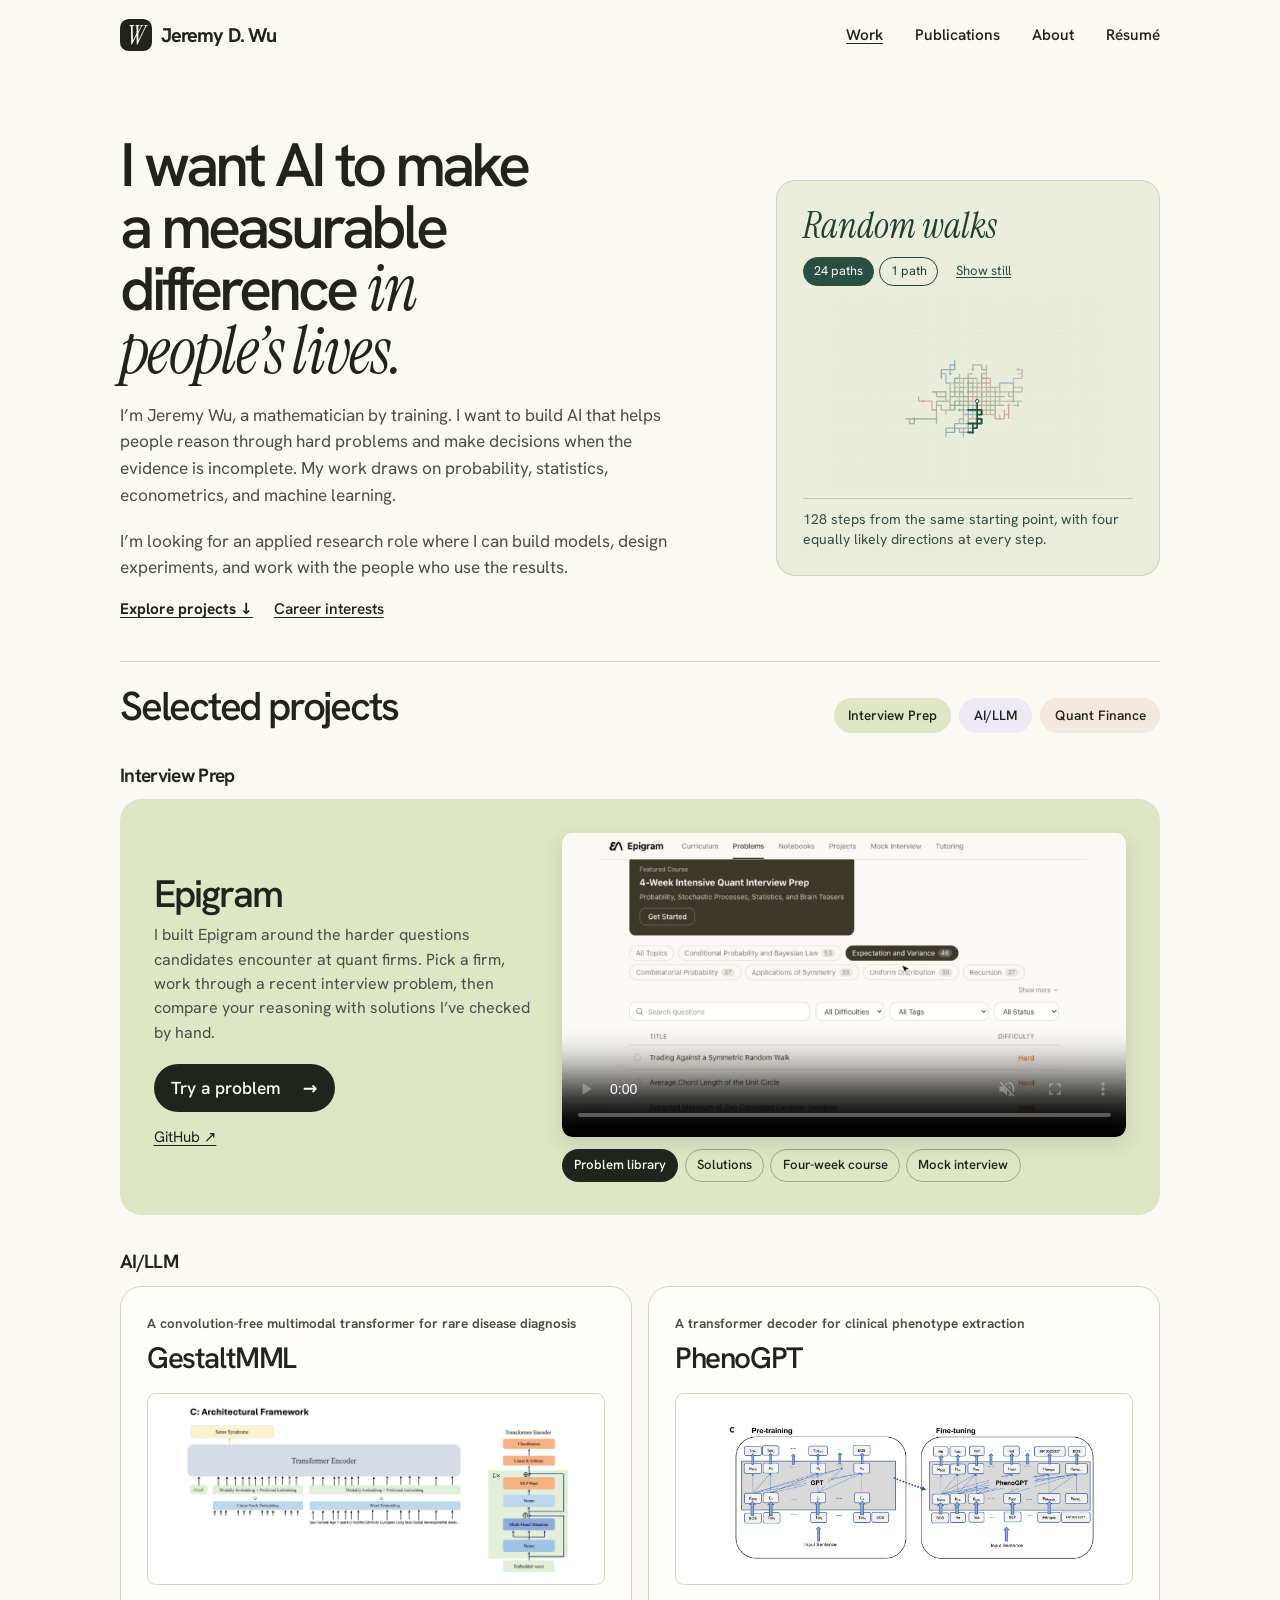
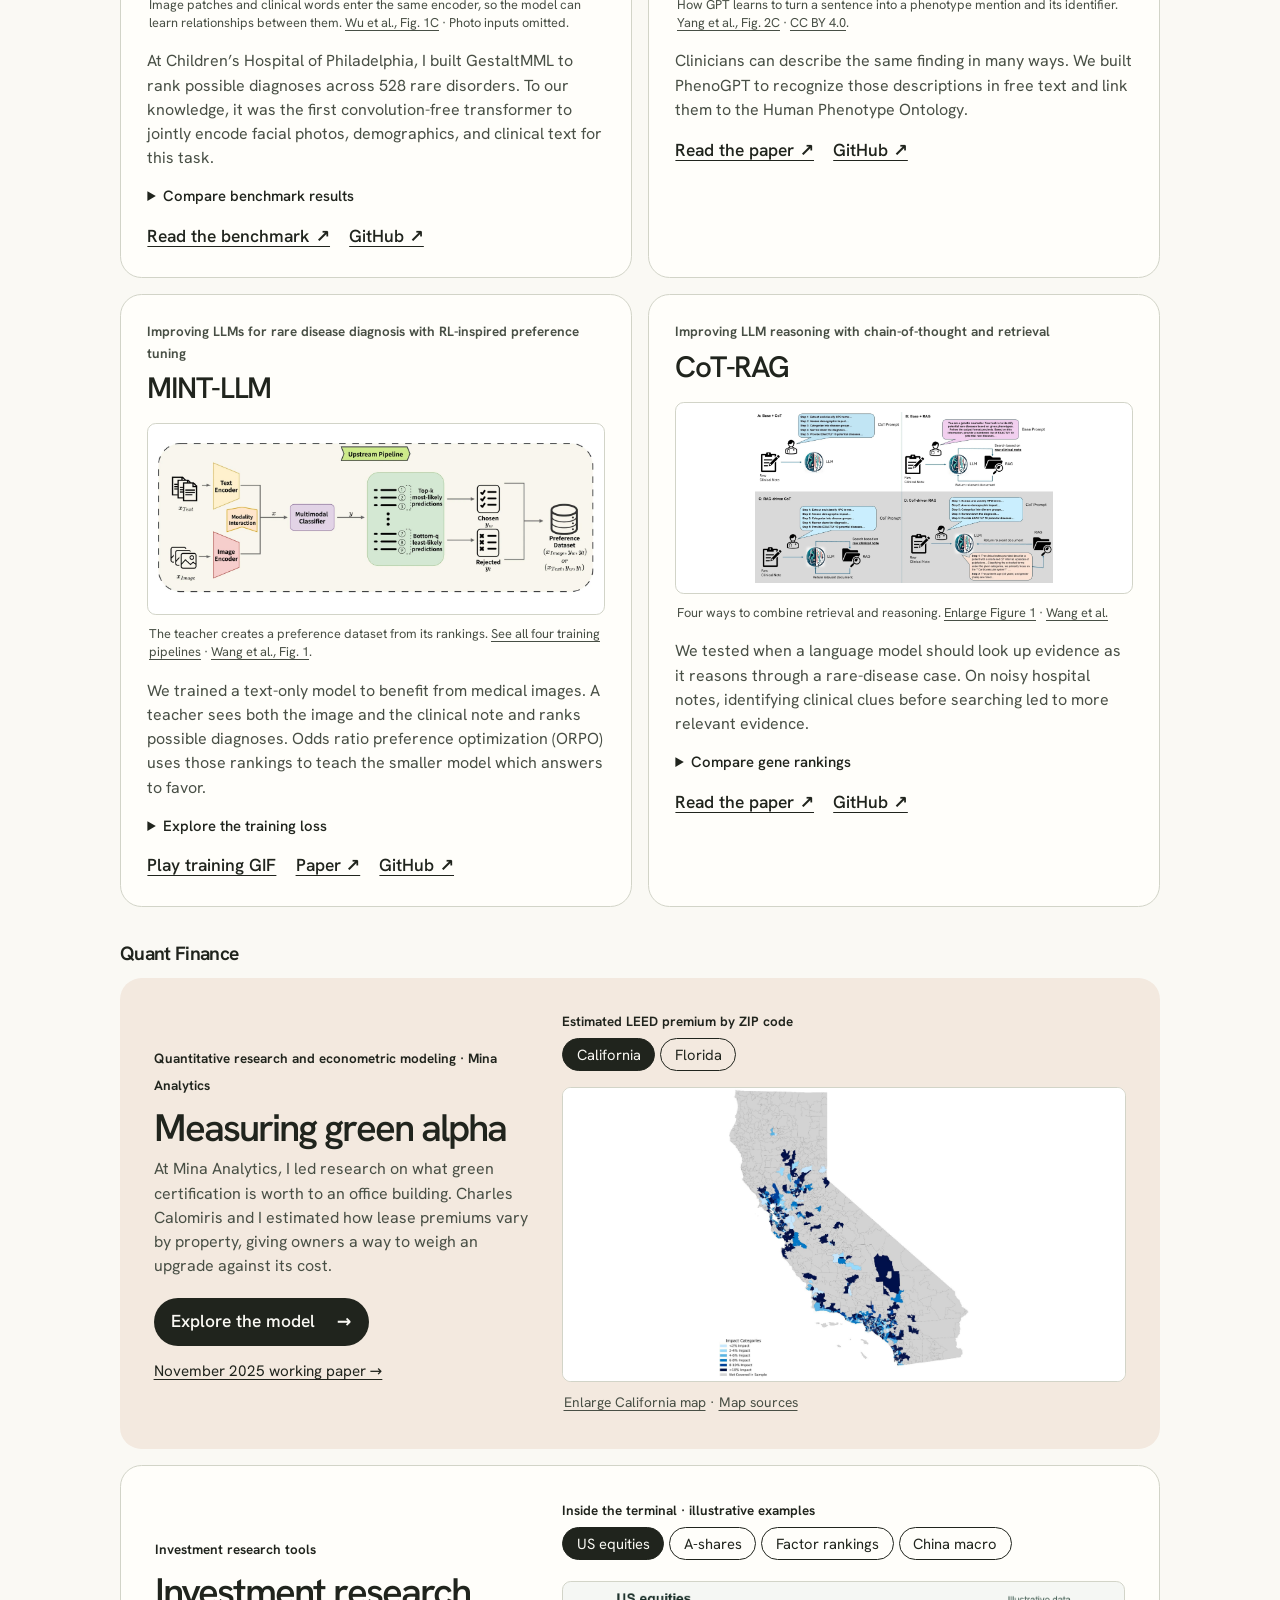
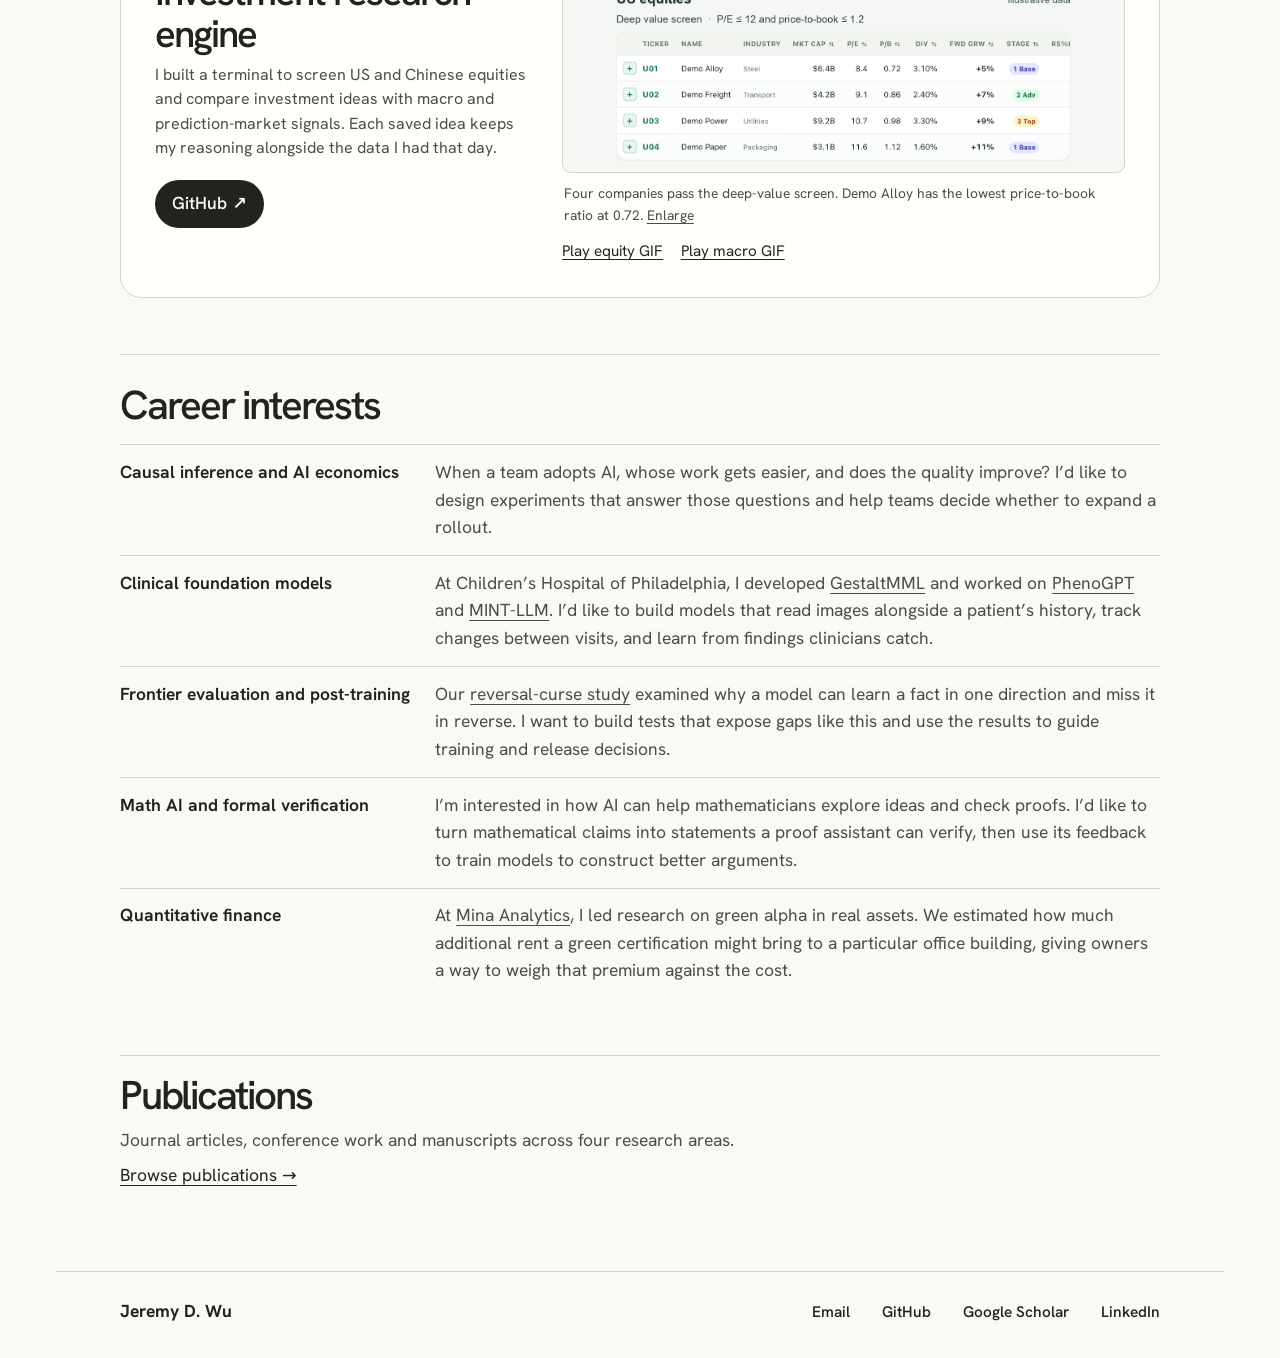
<file: index.html>
<!doctype html>
<html lang="en">
  <head>
    <meta charset="utf-8"/>
    <meta content="width=device-width, initial-scale=1" name="viewport"/>
    <title>Work · Jeremy D. Wu</title>
    <meta content="Jeremy D. Wu’s portfolio of AI, econometrics and quantitative research." name="description"/>
    <link href="favicon.svg" rel="icon"/>
    <link href="styles.css?v=portfolio-2" rel="stylesheet"/>
    <script src="project-demos.js?v=portfolio-3" defer></script>
  </head>
  <body>
    <a class="skip" href="#main">Skip to content</a>
    <header class="mast">
      <a class="brand" href="index.html"><i aria-hidden="true">W</i> Jeremy D. Wu</a>
      <nav aria-label="Main navigation">
        <a aria-current="page" href="index.html#work">Work</a>
        <a href="publications.html">Publications</a>
        <a href="about.html">About</a>
        <a href="resume.html">Résumé</a>
      </nav>
    </header>
    <main id="main">
      <section class="hero">
        <div class="intro-copy">
          <h1>I want AI to make a measurable difference <em>in people’s lives.</em></h1>
          <p>I’m Jeremy Wu, a mathematician by training. I want to build AI that helps people reason through hard problems and make decisions when the evidence is incomplete. My work draws on probability, statistics, econometrics, and machine learning.</p>
          <p>I’m looking for an applied research role where I can build models, design experiments, and work with the people who use the results.</p>
          <nav class="intro-links" aria-label="Explore the portfolio"><a href="#work">Explore projects ↓</a><a href="#interests-title">Career interests</a></nav>
        </div>
        <figure class="walk-print">
          <fieldset>
            <legend>Random walks</legend>
            <input class="opt opt0" id="many-walks" name="walks" type="radio" checked/>
            <label for="many-walks">24 paths</label>
            <input class="opt opt1" id="one-walk" name="walks" type="radio"/>
            <label for="one-walk">1 path</label>
            <button class="motion-switch" type="button" hidden>Animate paths</button>
            <div class="panel panel0"><img src="assets/random-walk-ensemble.webp" data-animation="assets/random-walk-ensemble.gif" width="1160" height="830" alt="Twenty-four simulated paths spread across a lattice from the same open circle. One path is traced in dark green."/></div>
            <div class="panel panel1"><img src="assets/random-walk-single.webp" data-animation="assets/random-walk-single.gif" width="1160" height="830" alt="The dark green path in isolation, from the open circle to the solid endpoint."/></div>
          </fieldset>
          <figcaption>128 steps from the same starting point, with four equally likely directions at every step.</figcaption>
        </figure>

      </section>
      <div id="work">
        <header class="work-heading"><h2>Selected projects</h2>
          <nav class="topic-jumps" aria-label="Explore projects by topic">
          <a href="#interview-prep">Interview Prep</a>
          <a href="#ai-llm">AI/LLM</a>
          <a href="#quant-finance">Quant Finance</a>
        </nav>
        </header>
        <section class="work-group" aria-labelledby="interview-prep">
          <h3 id="interview-prep">Interview Prep</h3>
          <article class="feature">
            <div>
              <h4>Epigram</h4>
              <p>I built Epigram around the harder questions candidates encounter at quant firms. Pick a firm, work through a recent interview problem, then compare your reasoning with solutions I’ve checked by hand.</p>
              <a class="button" href="epigram.html">Try a problem <span>→</span></a>
              <a class="working-link" href="https://github.com/chkim15/epigram">GitHub ↗</a>
            </div>
            <figure class="epigram-demos">
              <video controls playsinline muted loop preload="none" width="1280" height="800" poster="assets/epigram/problems.webp" src="assets/epigram/problems.mp4" aria-label="Epigram problem library walkthrough"></video>
              <figcaption>
                <nav class="demo-picker" aria-label="Epigram walkthroughs">
                  <a href="assets/epigram/problems.mp4" aria-current="true">Problem library</a>
                  <a href="assets/epigram/solutions.mp4">Solutions</a>
                  <a href="assets/epigram/course.mp4">Four-week course</a>
                  <a href="assets/epigram/mock.mp4">Mock interview</a>
                </nav>
              </figcaption>
            </figure>
          </article>
        </section>
        <section class="work-group" aria-labelledby="ai-llm">
          <h3 id="ai-llm">AI/LLM</h3>
          <div class="cards">
            <article id="gestaltmml" class="card clinical">
              <small>A convolution-free multimodal transformer for rare disease diagnosis</small>
              <h4>GestaltMML</h4>
              <figure class="paper-plate"><a href="assets/gestalt-architecture.webp" aria-label="Enlarge the figure"><img src="assets/gestalt-architecture.webp" width="1600" height="710" loading="lazy" alt="Image patches and clinical text enter a shared transformer encoder. A classification head ranks candidate syndromes."/></a><figcaption>Image patches and clinical words enter the same encoder, so the model can learn relationships between them. <a href="https://arxiv.org/html/2312.15320v3#S3.F1">Wu et al., Fig. 1C</a> · Photo inputs omitted.</figcaption></figure>
              <p>At Children’s Hospital of Philadelphia, I built GestaltMML to rank possible diagnoses across 528 rare disorders. To our knowledge, it was the first convolution-free transformer to jointly encode facial photos, demographics, and clinical text for this task.</p>
              <details class="study-details"><summary>Compare benchmark results</summary>
              <fieldset>
                <legend>Correct diagnosis ranked first, by benchmark split</legend>
                <input checked="" class="opt opt0" id="split0" name="split" type="radio"/>
                <label for="split0">Frequent</label>
                <input class="opt opt1" id="split1" name="split" type="radio"/>
                <label for="split1">Rare</label>
                <div class="panel panel0">
                  <div class="barline">
                    <span>GestaltMML</span>
                    <b>50.14%</b>
                    <div class="track">
                      <div style="width:50.14%"></div>
                    </div>
                  </div>
                  <div class="barline">
                    <span>Image-only ensemble</span>
                    <b>43.02%</b>
                    <div class="track">
                      <div style="width:43.02%"></div>
                    </div>
                  </div>
                </div>
                <div class="panel panel1">
                  <div class="barline">
                    <span>GestaltMML</span>
                    <b>24.14%</b>
                    <div class="track">
                      <div style="width:24.14%"></div>
                    </div>
                  </div>
                  <div class="barline">
                    <span>Image-only ensemble</span>
                    <b>19.77%</b>
                    <div class="track">
                      <div style="width:19.77%"></div>
                    </div>
                  </div>
                </div>
              </fieldset>
              </details>
              <div class="cot-links"><a href="https://arxiv.org/html/2312.15320">Read the benchmark ↗</a><a href="https://github.com/WGLab/GestaltMML">GitHub ↗</a></div>
            </article>
            <article class="card study-card">
              <small>A transformer decoder for clinical phenotype extraction</small>
              <h4 id="phenogpt">PhenoGPT</h4>
              <figure class="paper-plate"><a href="assets/phenogpt-training.webp" aria-label="Enlarge the figure"><img src="assets/phenogpt-training.webp" width="1500" height="488" loading="lazy" alt="Published diagram showing GPT pretraining followed by supervised fine-tuning to generate phenotype mentions and ontology identifiers."/></a><figcaption>How GPT learns to turn a sentence into a phenotype mention and its identifier. <a href="https://pmc.ncbi.nlm.nih.gov/articles/PMC10801236/#fig2">Yang et al., Fig. 2C</a> · <a href="https://creativecommons.org/licenses/by/4.0/">CC BY 4.0</a>.</figcaption></figure>
              <p>Clinicians can describe the same finding in many ways. We built PhenoGPT to recognize those descriptions in free text and link them to the Human Phenotype Ontology.</p>
              <div class="cot-links"><a href="https://doi.org/10.1016/j.patter.2023.100887">Read the paper ↗</a><a href="https://github.com/WGLab/PhenoGPT">GitHub ↗</a></div>
            </article>
            <article class="card study-card">
              <small>Improving LLMs for rare disease diagnosis with RL-inspired preference tuning</small>
              <h4 id="mint-llm">MINT-LLM</h4>
              <figure class="paper-plate"><a href="assets/mint-framework.webp" aria-label="Enlarge the figure"><img src="assets/mint-teacher.webp" width="1350" height="472" loading="lazy" alt="The teacher encodes text and images, ranks predictions, and turns high- and low-ranked candidates into paired responses."/></a><figcaption>The teacher creates a preference dataset from its rankings. <a href="assets/mint-framework.webp">See all four training pipelines</a> · <a href="https://doi.org/10.1016/j.patter.2026.101544">Wang et al., Fig. 1</a>.</figcaption></figure>
              <p>We trained a text-only model to benefit from medical images. A teacher sees both the image and the clinical note and ranks possible diagnoses. Odds ratio preference optimization (ORPO) uses those rankings to teach the smaller model which answers to favor.</p>
              <details class="loss-note"><summary>Explore the training loss</summary>
                <p class="equation" aria-label="ORPO loss equals the expected supervised loss plus lambda times the odds ratio loss">ℒ<sub>ORPO</sub> = 𝔼[ℒ<sub>SFT</sub> + λ ℒ<sub>OR</sub>]</p>
                <p class="equation" aria-label="Odds ratio loss equals negative log sigmoid of the log odds of the preferred answer minus the log odds of the rejected answer">ℒ<sub>OR</sub> = −log σ(log odds<sub>preferred</sub> − log odds<sub>rejected</sub>)</p>
                <p>The supervised term rewards reproducing the preferred answer. The odds-ratio term rewards assigning it higher odds than the rejected answer. The weight λ sets the balance.</p>
              </details>
              <div class="cot-links"><a href="assets/mint-training.gif" data-tour="How MINT transfers a teacher’s rankings">Play training GIF</a><a href="https://doi.org/10.1016/j.patter.2026.101544">Paper ↗</a><a href="https://github.com/WGLab/MINT-LLM">GitHub ↗</a></div>
            </article>
            <article id="cot-rag" class="card study-card">
              <small>Improving LLM reasoning with chain-of-thought and retrieval</small>
              <h4>CoT-RAG</h4>
              <figure class="paper-plate">
                  <a href="assets/cot-rag-workflows.webp" aria-label="Enlarge the four workflow diagrams from Figure 1"><img loading="lazy" width="2000" height="1143" src="assets/cot-rag-workflows.webp" alt="Four workflows compare reasoning alone, retrieval alone, and two ways to combine them. Retrieval can use the raw note or the clinical features identified by the model."/></a>
                  <figcaption>Four ways to combine retrieval and reasoning. <a href="assets/cot-rag-workflows.webp">Enlarge Figure 1</a> · <a href="https://arxiv.org/pdf/2503.12286v2#page=26">Wang et al.</a></figcaption>
                </figure>
              <p>We tested when a language model should look up evidence as it reasons through a rare-disease case. On noisy hospital notes, identifying clinical clues before searching led to more relevant evidence.</p>
              <details class="study-details cot-exhibit"><summary>Compare gene rankings</summary><figure>
                  <figcaption><strong>How often was the correct gene in the top 10?</strong>DeepSeek-R1-Distill-Llama-70B on notes derived from Phenopackets, structured records of rare disease cases.</figcaption>
                  <div class="barline"><span>Direct answer</span><b>11.72%</b><div class="track"><div style="width:11.72%"></div></div></div>
                  <div class="barline"><span>Reasoning alone</span><b>41.18%</b><div class="track"><div style="width:41.18%"></div></div></div>
                  <div class="barline"><span>Retrieve, then reason</span><b>42.13%</b><div class="track"><div style="width:42.13%"></div></div></div>
                  <div class="barline"><span>Reason, then retrieve</span><b>41.54%</b><div class="track"><div style="width:41.54%"></div></div></div>
                  <small>Selected comparisons from Fig. 2, Wang et al. (2026)</small>
                </figure></details>
              <div class="cot-links"><a href="https://doi.org/10.1002/mdb2.70033">Read the paper ↗</a><a href="https://github.com/WGLab/CoT-RAG-LLM-Gene-Prioritization-Disease-Diagnosis">GitHub ↗</a></div>
            </article>
          </div>
        </section>
        <section class="work-group" aria-labelledby="quant-finance">
          <h3 id="quant-finance">Quant Finance</h3>
          <article class="feature mina-feature">
            <div>
              <small>Quantitative research and econometric modeling · Mina Analytics</small>
              <h4>Measuring green alpha</h4>
              <p>At Mina Analytics, I led research on what green certification is worth to an office building. Charles Calomiris and I estimated how lease premiums vary by property, giving owners a way to weigh an upgrade against its cost.</p>
              <a class="button" href="mina.html">Explore the model <span aria-hidden="true">→</span></a>
              <a class="working-link" href="publications.html#econometrics">November 2025 working paper →</a>
            </div>
            <fieldset class="map-viewer"><legend>Estimated LEED premium by ZIP code</legend>
              <input checked class="opt opt0" name="home-map" id="map-ca" type="radio"/><label for="map-ca">California</label>
              <input class="opt opt1" name="home-map" id="map-fl" type="radio"/><label for="map-fl">Florida</label>
              <figure class="panel panel0"><a href="assets/mina/california-leed.webp"><img src="assets/mina/california-leed.webp" width="1403" height="1643" loading="lazy" alt="California ZIP-code map of estimated LEED lease premiums, with darker blue for higher premiums."/></a><figcaption><a href="assets/mina/california-leed.webp">Enlarge California map</a> · <a href="mina.html#maps">Map sources</a></figcaption></figure>
              <figure class="panel panel1"><a href="assets/mina/florida-leed.webp"><img src="assets/mina/florida-leed.webp" width="1498" height="1466" loading="lazy" alt="Florida ZIP-code map of estimated LEED lease premiums, with darker blue for higher premiums."/></a><figcaption><a href="assets/mina/florida-leed.webp">Enlarge Florida map</a> · <a href="mina.html#maps">Map sources</a></figcaption></figure>
            </fieldset>
          </article>
          <div class="engine-row">
            <template id="archived-quant-harness">
            <article class="card quant">
              <small>Systematic research</small>
              <h4>Quant research harness</h4>
              <p>A weekly reversal strategy looks profitable on a seeded synthetic dataset. Switch on modeled A-share trading costs to see why I rejected it.</p>
              <fieldset>
                <legend>Trading costs</legend>
                <input checked="" class="opt opt0" id="cost0" name="cost" type="radio"/>
                <label for="cost0">Before costs</label>
                <input class="opt opt1" id="cost1" name="cost" type="radio"/>
                <label for="cost1">After costs</label>
                <div class="panel panel0">
                  <strong class="metric">+7.16%</strong>
                  <span>Annualized return</span>
                  <div class="return-axis" aria-hidden="true"><i></i></div>
                </div>
                <div class="panel panel1">
                  <strong class="metric">−5.26%</strong>
                  <span>Annualized return</span>
                  <div class="return-axis" aria-hidden="true"><i></i></div>
                </div>
              </fieldset>
              <a href="https://github.com/DWuuuuuu/quant-research-harness#3-short-horizon-reversal-rejected">Explore the backtest ↗</a>
            </article>
            </template>
            <article id="investment-engine" class="feature engine-feature">
              <div><small>Investment research tools</small>
              <h4>Investment research engine</h4>
              <p>I built a terminal to screen US and Chinese equities and compare investment ideas with macro and prediction-market signals. Each saved idea keeps my reasoning alongside the data I had that day.</p>
              <a class="button" href="https://github.com/DWuuuuuu/investment-research-engine">GitHub ↗</a></div>
              <fieldset class="terminal-gallery"><legend>Inside the terminal · illustrative examples</legend>
                <input checked class="opt opt0" name="terminal" id="engine-us" type="radio"/><label for="engine-us">US equities</label>
                <input class="opt opt1" name="terminal" id="engine-cn" type="radio"/><label for="engine-cn">A-shares</label>
                <input class="opt opt2" name="terminal" id="engine-rank" type="radio"/><label for="engine-rank">Factor rankings</label>
                <input class="opt opt3" name="terminal" id="engine-macro" type="radio"/><label for="engine-macro">China macro</label>
                <figure class="panel panel0">
                  <a href="assets/engine-us.webp"><img src="assets/engine-us.webp" width="1175" height="468" loading="lazy" alt="US deep-value results with four illustrative stocks and their valuation multiples."/></a>
                  <figcaption>Four companies pass the deep-value screen. Demo Alloy has the lowest price-to-book ratio at 0.72. <a href="assets/engine-us.webp">Enlarge</a></figcaption>
                </figure>
                <figure class="panel panel1">
                  <a href="assets/engine-cn.webp"><img src="assets/engine-cn.webp" width="1175" height="404" loading="lazy" alt="Three illustrative A-share companies in the high-return-on-equity screen."/></a>
                  <figcaption>The screen selects companies with a return on equity of at least 15%. Demo Rail is the largest match by market cap. <a href="assets/engine-cn.webp">Enlarge</a></figcaption>
                </figure>
                <figure class="panel panel2">
                  <a href="assets/engine-rank.webp"><img src="assets/engine-rank.webp" width="1175" height="468" loading="lazy" alt="Factor rankings for four illustrative stocks, led by Demo Freight with a score of 0.68."/></a>
                  <figcaption>Demo Freight ranks first when value and growth get equal weight. The equity GIF shows how a momentum tilt changes the order. <a href="assets/engine-rank.webp">Enlarge</a></figcaption>
                </figure>
                <figure class="panel panel3">
                  <a href="assets/engine-macro.webp"><img src="assets/engine-macro.webp" width="1175" height="638" loading="lazy" alt="Illustrative China dashboard showing manufacturing PMI, money supply growth and CSI 300 valuation."/></a>
                  <figcaption>Manufacturing PMI is below 50, while the CSI 300 trades at 12.8 times earnings. The dashboard puts economic activity and equity valuations side by side. <a href="assets/engine-macro.webp">Enlarge</a></figcaption>
                </figure>
                <div class="terminal-tours">
                  <a href="assets/engine-tour.gif" data-tour="Equity screen and factor rankings">Play equity GIF</a>
                  <a href="assets/engine-macro.gif" data-tour="China macro dashboard">Play macro GIF</a>
                </div>
              </fieldset>
            </article>
          </div>
        </section>
      </div>
      <section class="research-interests" aria-labelledby="interests-title">
        <h2 id="interests-title">Career interests</h2>
        <dl>
          <dt>Causal inference and AI economics</dt>
          <dd>When a team adopts AI, whose work gets easier, and does the quality improve? I’d like to design experiments that answer those questions and help teams decide whether to expand a rollout.</dd>
          <dt>Clinical foundation models</dt>
          <dd>At Children’s Hospital of Philadelphia, I developed <a href="#gestaltmml">GestaltMML</a> and worked on <a href="#phenogpt">PhenoGPT</a> and <a href="#mint-llm">MINT-LLM</a>. I’d like to build models that read images alongside a patient’s history, track changes between visits, and learn from findings clinicians catch.</dd>
          <dt>Frontier evaluation and post-training</dt>
          <dd>Our <a href="publications.html#reversal-curse">reversal-curse study</a> examined why a model can learn a fact in one direction and miss it in reverse. I want to build tests that expose gaps like this and use the results to guide training and release decisions.</dd>
          <dt>Math AI and formal verification</dt>
          <dd>I’m interested in how AI can help mathematicians explore ideas and check proofs. I’d like to turn mathematical claims into statements a proof assistant can verify, then use its feedback to train models to construct better arguments.</dd>
          <dt>Quantitative finance</dt>
          <dd>At <a href="mina.html">Mina Analytics</a>, I led research on green alpha in real assets. We estimated how much additional rent a green certification might bring to a particular office building, giving owners a way to weigh that premium against the cost.</dd>
        </dl>
      </section>
      <section class="endlink">
        <h2>Publications</h2>
        <p>Journal articles, conference work and manuscripts across four research areas.</p>
        <a href="publications.html">Browse publications →</a>
      </section>
    </main>
    <dialog class="tour-dialog" aria-labelledby="tour-title">
      <header><h2 id="tour-title">Walkthrough</h2><form method="dialog"><button type="submit" autofocus>Close</button></form></header>
      <img alt=""/>
      <a class="original-media">Open full-size file ↗</a>
    </dialog>
    <footer>
      <strong>Jeremy D. Wu</strong>
      <nav aria-label="Contact and profiles">
        <a href="mailto:jeremywu12345@gmail.com">Email</a>
        <a href="https://github.com/DWuuuuuu">GitHub</a>
        <a href="https://scholar.google.com/citations?user=RGvMvRIAAAAJ&amp;hl=en">Google Scholar</a>
        <a href="https://www.linkedin.com/in/jeremydwu">LinkedIn</a>
      </nav>
    </footer>
  </body>
</html>
</file>
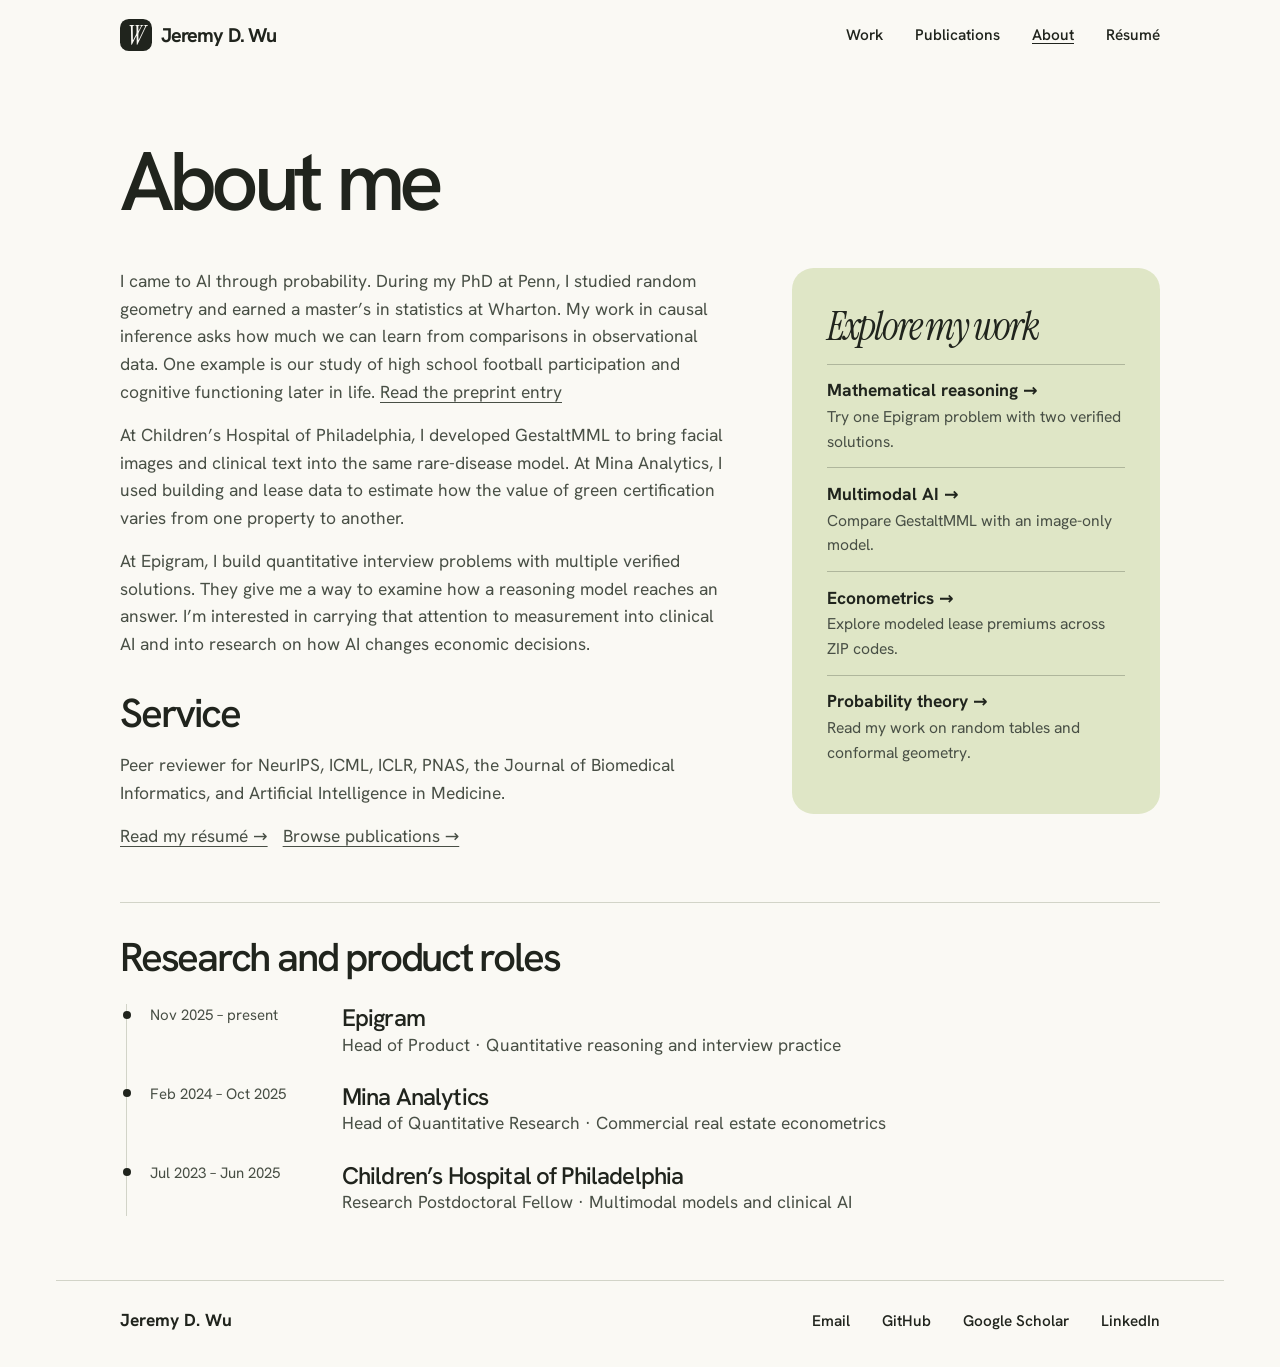
<file: about.html>
<!doctype html>
<html lang="en">
  <head>
    <meta charset="utf-8"/>
    <meta content="width=device-width, initial-scale=1" name="viewport"/>
    <title>About · Jeremy D. Wu</title>
    <meta content="Jeremy D. Wu’s portfolio of AI, econometrics and quantitative research." name="description"/>
    <link href="favicon.svg" rel="icon"/>
    <link href="styles.css" rel="stylesheet"/>
  </head>
  <body>
    <a class="skip" href="#main">Skip to content</a>
    <header class="mast">
      <a class="brand" href="index.html"><i aria-hidden="true">W</i> Jeremy D. Wu</a>
      <nav aria-label="Main navigation">
        <a href="index.html#work">Work</a>
        <a href="publications.html">Publications</a>
        <a aria-current="page" href="about.html">About</a>
        <a href="resume.html">Résumé</a>
      </nav>
    </header>
    <main id="main">
      <div class="pagehead">
        <h1>About me</h1>
      </div>
      <div class="about-layout">
      <article class="reading">
        <section class="intro">
          <p>I came to AI through probability. During my PhD at Penn, I studied random geometry and earned a master’s in statistics at Wharton. My work in causal inference asks how much we can learn from comparisons in observational data. One example is our study of high school football participation and cognitive functioning later in life. <a href="publications.html#three-sided-testing">Read the preprint entry</a></p>
          <p>At Children’s Hospital of Philadelphia, I developed GestaltMML to bring facial images and clinical text into the same rare-disease model. At Mina Analytics, I used building and lease data to estimate how the value of green certification varies from one property to another.</p>
          <p>At Epigram, I build quantitative interview problems with multiple verified solutions. They give me a way to examine how a reasoning model reaches an answer. I’m interested in carrying that attention to measurement into clinical AI and into research on how AI changes economic decisions.</p>
        </section>
        <section>
          <h2>Service</h2>
          <p>Peer reviewer for NeurIPS, ICML, ICLR, PNAS, the Journal of Biomedical Informatics, and Artificial Intelligence in Medicine.</p>
        </section>
        <p><a href="resume.html">Read my résumé →</a>   <a href="publications.html">Browse publications →</a></p>
      </article>
      <aside class="focus-panel" aria-labelledby="focus-title">
        <h2 id="focus-title">Explore my work</h2>
        <a href="epigram.html"><strong>Mathematical reasoning →</strong><span>Try one Epigram problem with two verified solutions.</span></a>
        <a href="index.html#ai-llm"><strong>Multimodal AI →</strong><span>Compare GestaltMML with an image-only model.</span></a>
        <a href="mina.html#maps"><strong>Econometrics →</strong><span>Explore modeled lease premiums across ZIP codes.</span></a>
        <a href="publications.html#probability"><strong>Probability theory →</strong><span>Read my work on random tables and conformal geometry.</span></a>
      </aside>
      </div>
      <section class="career-path" aria-labelledby="path-title">
        <h2 id="path-title">Research and product roles</h2>
        <ol>
          <li><time datetime="2025-11">Nov 2025 – present</time><div><h3>Epigram</h3><p>Head of Product · Quantitative reasoning and interview practice</p></div></li>
          <li><time datetime="2024-02">Feb 2024 – Oct 2025</time><div><h3>Mina Analytics</h3><p>Head of Quantitative Research · Commercial real estate econometrics</p></div></li>
          <li><time datetime="2023-07">Jul 2023 – Jun 2025</time><div><h3>Children’s Hospital of Philadelphia</h3><p>Research Postdoctoral Fellow · Multimodal models and clinical AI</p></div></li>
        </ol>
      </section>
    </main>
    <footer>
      <strong>Jeremy D. Wu</strong>
      <nav aria-label="Contact and profiles">
        <a href="mailto:jeremywu12345@gmail.com">Email</a>
        <a href="https://github.com/DWuuuuuu">GitHub</a>
        <a href="https://scholar.google.com/citations?user=RGvMvRIAAAAJ&amp;hl=en">Google Scholar</a>
        <a href="https://www.linkedin.com/in/jeremydwu">LinkedIn</a>
      </nav>
    </footer>
  </body>
</html>
</file>
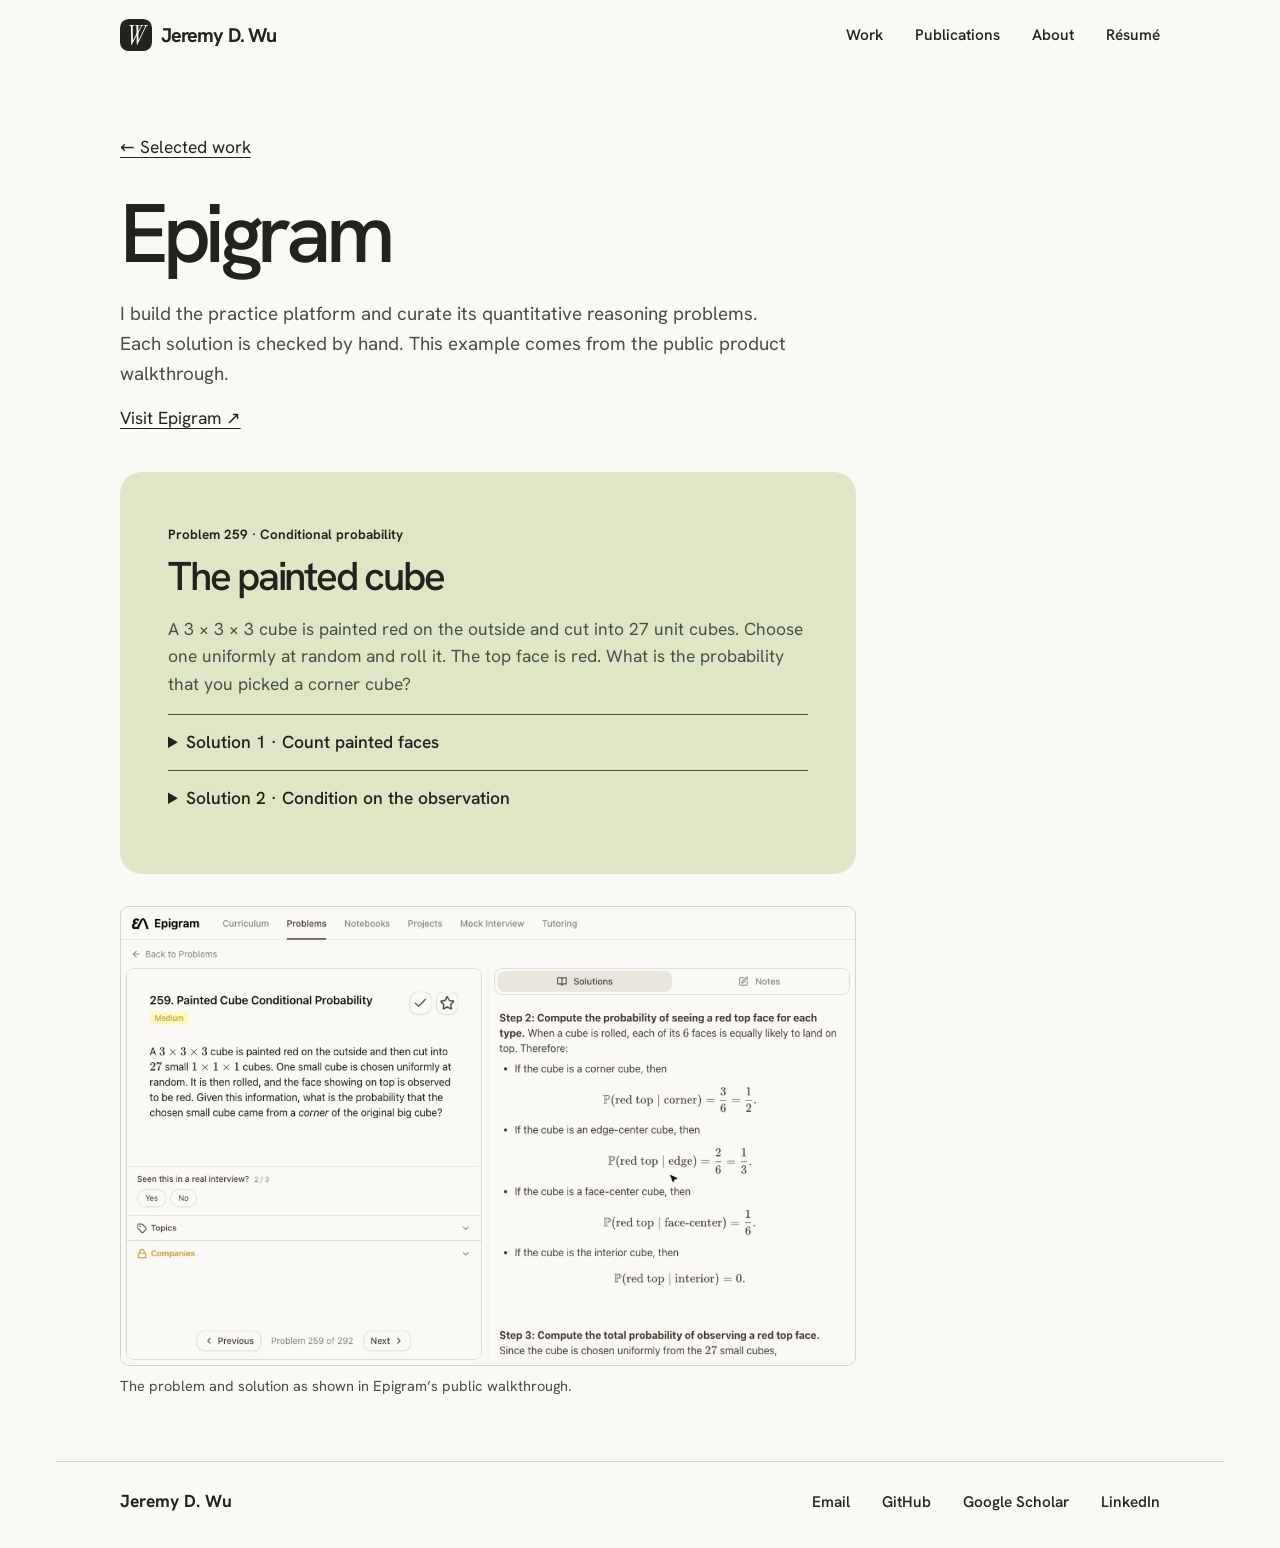
<file: epigram.html>
<!doctype html>
<html lang="en">
  <head>
    <meta charset="utf-8"/>
    <meta content="width=device-width, initial-scale=1" name="viewport"/>
    <title>Epigram · Jeremy D. Wu</title>
    <meta content="Jeremy D. Wu’s portfolio of AI, econometrics and quantitative research." name="description"/>
    <link href="favicon.svg" rel="icon"/>
    <link href="styles.css" rel="stylesheet"/>
  </head>
  <body>
    <a class="skip" href="#main">Skip to content</a>
    <header class="mast">
      <a class="brand" href="index.html"><i aria-hidden="true">W</i> Jeremy D. Wu</a>
      <nav aria-label="Main navigation">
        <a href="index.html#work">Work</a>
        <a href="publications.html">Publications</a>
        <a href="about.html">About</a>
        <a href="resume.html">Résumé</a>
      </nav>
    </header>
    <main id="main">
      <div class="pagehead">
        <a href="index.html#work">← Selected work</a>
        <h1>Epigram</h1>
        <p>I build the practice platform and curate its quantitative reasoning problems. Each solution is checked by hand. This example comes from the public product walkthrough.</p>
        <a href="https://epi-gram.app/">Visit Epigram ↗</a>
      </div>
      <article class="sample">
        <small>Problem 259 · Conditional probability</small>
        <h2>The painted cube</h2>
        <p>A 3 × 3 × 3 cube is painted red on the outside and cut into 27 unit cubes. Choose one uniformly at random and roll it. The top face is red. What is the probability that you picked a corner cube?</p>
        <details>
          <summary>Solution 1 · Count painted faces</summary>
          <p>Each cube and each orientation is equally likely, so each of the 54 painted unit faces is equally likely to be on top given that the top is red. Eight corners contribute three painted faces apiece. The probability is <strong>24/54 = 4/9.</strong></p>
        </details>
        <details>
          <summary>Solution 2 · Condition on the observation</summary>
          <p>A corner is chosen with probability 8/27 and shows red on top half the time. Across all cubes, 54 of 162 unit faces are painted, so a red top has probability 1/3. Bayes’ rule gives <strong>(8/27 × 1/2) ÷ (1/3) = 4/9.</strong></p>
        </details>
      </article>
      <figure class="product">
        <img alt="The same problem in Epigram’s production interface with its solution alongside" height="800" src="assets/epigram.jpg" width="1280"/>
        <figcaption>The problem and solution as shown in Epigram’s public walkthrough.</figcaption>
      </figure>
    </main>
    <footer>
      <strong>Jeremy D. Wu</strong>
      <nav aria-label="Contact and profiles">
        <a href="mailto:jeremywu12345@gmail.com">Email</a>
        <a href="https://github.com/DWuuuuuu">GitHub</a>
        <a href="https://scholar.google.com/citations?user=RGvMvRIAAAAJ&amp;hl=en">Google Scholar</a>
        <a href="https://www.linkedin.com/in/jeremydwu">LinkedIn</a>
      </nav>
    </footer>
  </body>
</html>
</file>
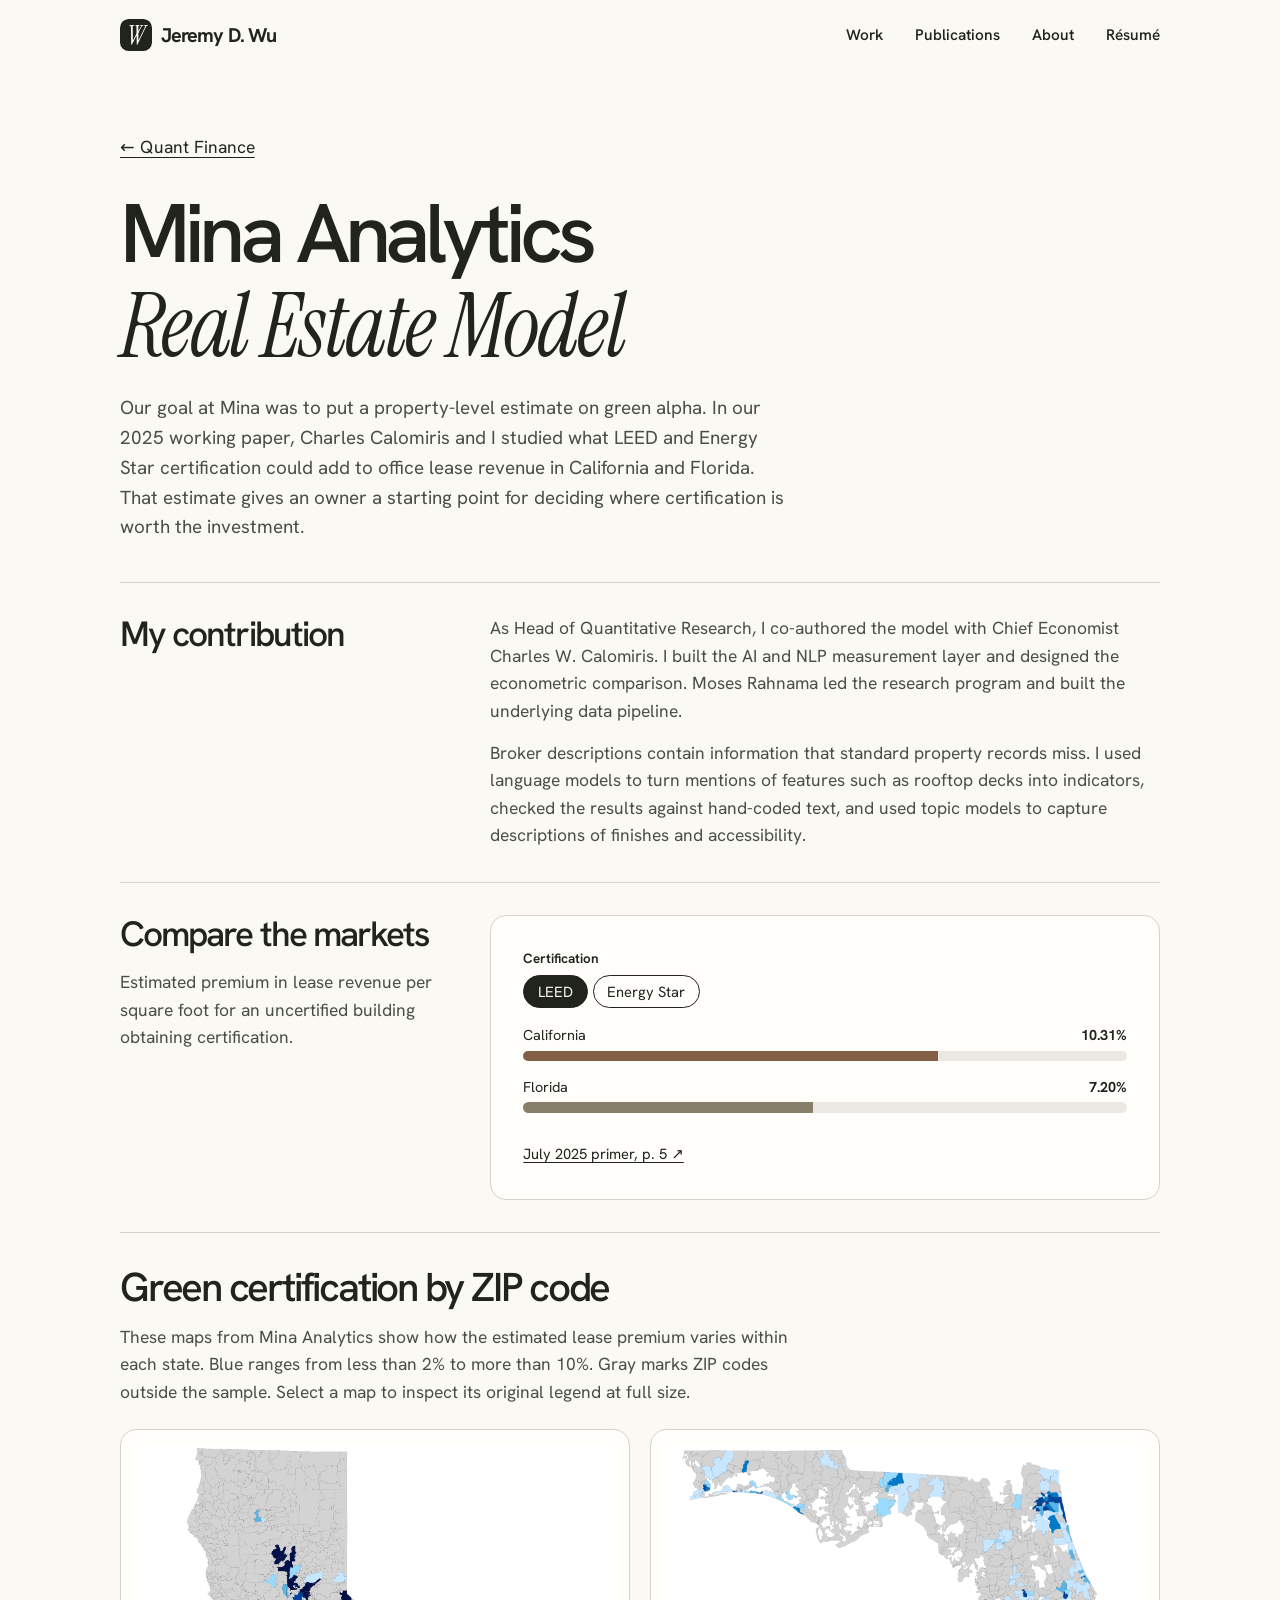
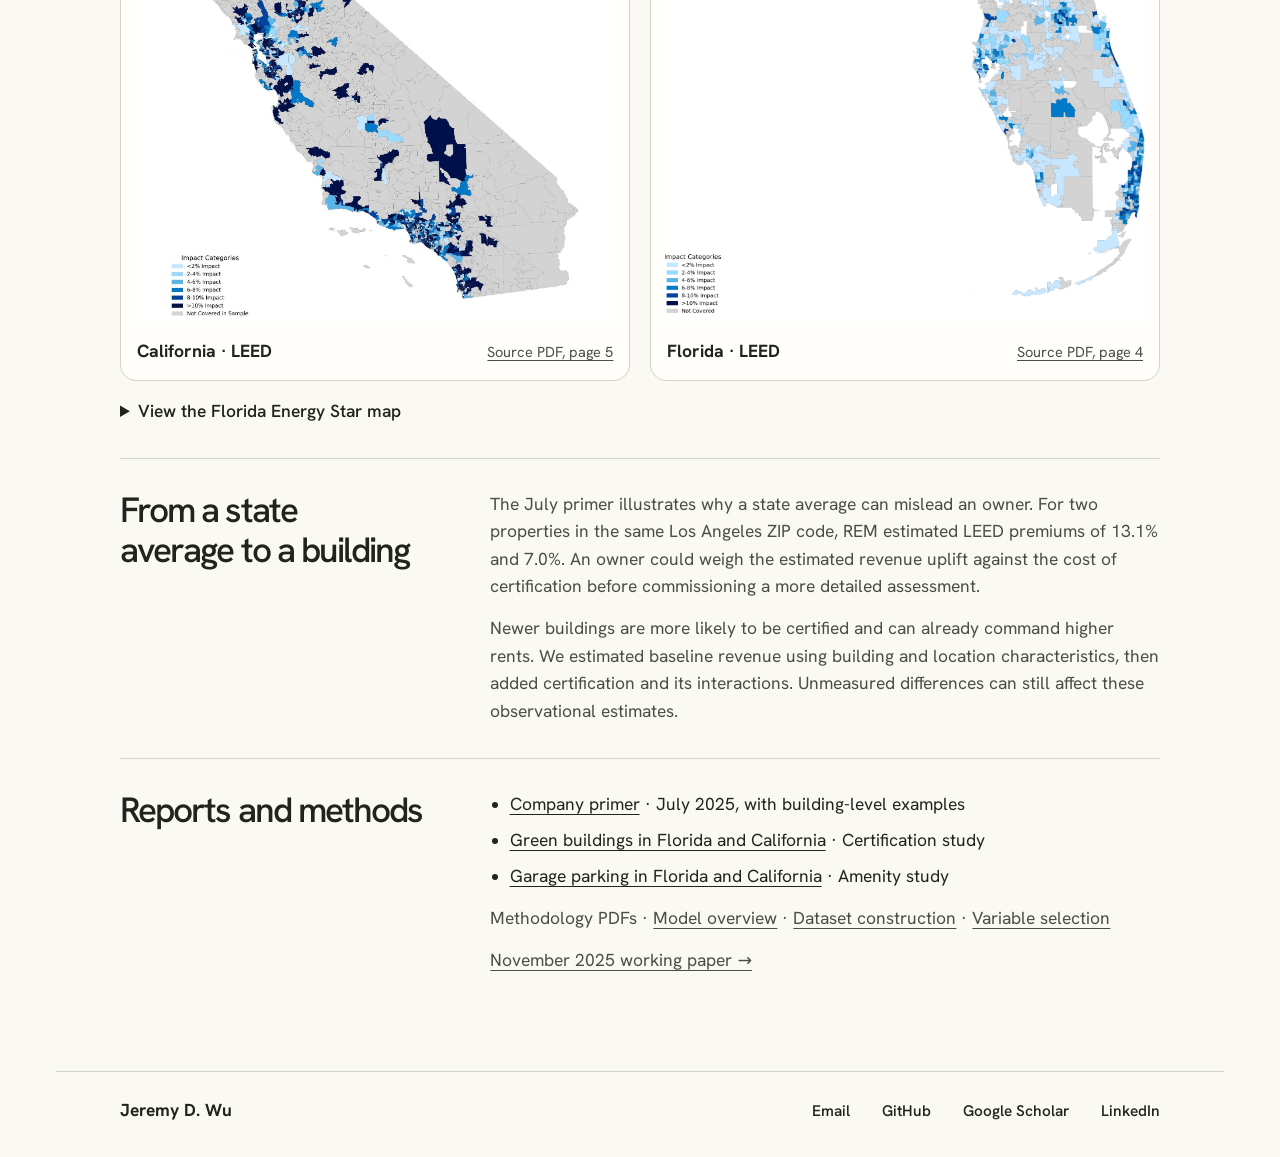
<file: mina.html>
<!doctype html>
<html lang="en">
  <head>
    <meta charset="utf-8"/>
    <meta content="width=device-width, initial-scale=1" name="viewport"/>
    <title>Mina Analytics · Jeremy D. Wu</title>
    <meta content="Jeremy D. Wu’s work on Mina Analytics’ building-level lease revenue model, with published certification estimates for California and Florida." name="description"/>
    <link href="favicon.svg" rel="icon"/>
    <link href="styles.css" rel="stylesheet"/>
  </head>
  <body>
    <a class="skip" href="#main">Skip to content</a>
    <header class="mast">
      <a class="brand" href="index.html"><i aria-hidden="true">W</i> Jeremy D. Wu</a>
      <nav aria-label="Main navigation">
        <a href="index.html#work">Work</a>
        <a href="publications.html">Publications</a>
        <a href="about.html">About</a>
        <a href="resume.html">Résumé</a>
      </nav>
    </header>
    <main id="main" class="mina-case">
      <div class="pagehead">
        <a href="index.html#quant-finance">← Quant Finance</a>
        <h1>Mina Analytics<br><em>Real Estate Model</em></h1>
        <p>Our goal at Mina was to put a property-level estimate on green alpha. In our 2025 working paper, Charles Calomiris and I studied what LEED and Energy Star certification could add to office lease revenue in California and Florida. That estimate gives an owner a starting point for deciding where certification is worth the investment.</p>
      </div>
      <section class="mina-section" aria-labelledby="contribution">
        <h2 id="contribution">My contribution</h2>
        <div><p>As Head of Quantitative Research, I co-authored the model with Chief Economist Charles W. Calomiris. I built the AI and NLP measurement layer and designed the econometric comparison. Moses Rahnama led the research program and built the underlying data pipeline.</p>
        <p>Broker descriptions contain information that standard property records miss. I used language models to turn mentions of features such as rooftop decks into indicators, checked the results against hand-coded text, and used topic models to capture descriptions of finishes and accessibility.</p></div>
      </section>
      <section class="mina-section" aria-labelledby="states">
        <div><h2 id="states">Compare the markets</h2><p>Estimated premium in lease revenue per square foot for an uncertified building obtaining certification.</p></div>
        <div class="mina-exhibit">
          <fieldset>
            <legend>Certification</legend>
            <input class="opt opt0" id="leed" name="certificate" type="radio" checked><label for="leed">LEED</label>
            <input class="opt opt1" id="energy" name="certificate" type="radio"><label for="energy">Energy Star</label>
            <div class="panel panel0">
              <div class="barline"><span>California</span><b>10.31%</b><div class="track"><div style="width:68.73%"></div></div></div>
              <div class="barline"><span>Florida</span><b>7.20%</b><div class="track"><div style="width:48%"></div></div></div>
            </div>
            <div class="panel panel1">
              <div class="barline"><span>California</span><b>12.52%</b><div class="track"><div style="width:83.47%"></div></div></div>
              <div class="barline"><span>Florida</span><b>5.48%</b><div class="track"><div style="width:36.53%"></div></div></div>
            </div>
          </fieldset>
          <a href="assets/mina/mina-primer-july-2025.pdf#page=5">July 2025 primer, p. 5 ↗</a>
        </div>
      </section>
      <section class="mina-maps" id="maps" aria-labelledby="map-heading">
        <h2 id="map-heading">Green certification by ZIP code</h2>
        <p>These maps from Mina Analytics show how the estimated lease premium varies within each state. Blue ranges from less than 2% to more than 10%. Gray marks ZIP codes outside the sample. Select a map to inspect its original legend at full size.</p>
        <div class="map-pair">
          <figure class="zip-map">
            <a href="assets/mina/california-leed.webp" aria-label="Open full-size map: California · LEED"><img src="assets/mina/california-leed.webp" width="1403" height="1643" alt="California ZIP codes shaded by estimated LEED lease premium. Some northern interior and southern coastal ZIP codes fall in the highest category; much of the state is outside the sample." loading="lazy"></a>
            <figcaption><strong>California · LEED</strong><a href="assets/mina/green-buildings-fl-ca.pdf#page=5">Source PDF, page 5</a></figcaption>
          </figure>
          <figure class="zip-map">
            <a href="assets/mina/florida-leed.webp" aria-label="Open full-size map: Florida · LEED"><img src="assets/mina/florida-leed.webp" width="1498" height="1466" alt="Florida ZIP codes shaded by estimated LEED lease premium, with a mix of lighter and darker bands along the coasts and gaps in inland sample coverage." loading="lazy"></a>
            <figcaption><strong>Florida · LEED</strong><a href="assets/mina/green-buildings-fl-ca.pdf#page=4">Source PDF, page 4</a></figcaption>
          </figure>
        </div>
        <details class="extra-map"><summary>View the Florida Energy Star map</summary>
          <figure class="zip-map">
            <a href="assets/mina/florida-energy-star.webp" aria-label="Open full-size map: Florida · Energy Star"><img src="assets/mina/florida-energy-star.webp" width="1349" height="1248" alt="Florida ZIP codes shaded by estimated Energy Star lease premium. Dark-blue ZIP codes with estimates above 10% appear in several parts of the state." loading="lazy"></a>
            <figcaption><strong>Florida · Energy Star</strong><a href="assets/mina/mina-primer-july-2025.pdf#page=7">Source PDF, page 7</a></figcaption>
          </figure>
        </details>
      </section>
      <section class="mina-section" aria-labelledby="interpretation">
        <h2 id="interpretation">From a state average to a building</h2>
        <div><p>The July primer illustrates why a state average can mislead an owner. For two properties in the same Los Angeles ZIP code, REM estimated LEED premiums of 13.1% and 7.0%. An owner could weigh the estimated revenue uplift against the cost of certification before commissioning a more detailed assessment.</p>
        <p>Newer buildings are more likely to be certified and can already command higher rents. We estimated baseline revenue using building and location characteristics, then added certification and its interactions. Unmeasured differences can still affect these observational estimates.</p></div>
      </section>
      <section class="mina-section" aria-labelledby="reports">
        <h2 id="reports">Reports and methods</h2>
        <div><ul class="report-list">
          <li><a href="assets/mina/mina-primer-july-2025.pdf">Company primer</a> · July 2025, with building-level examples</li>
          <li><a href="assets/mina/green-buildings-fl-ca.pdf">Green buildings in Florida and California</a> · Certification study</li>
          <li><a href="assets/mina/garage-parking-fl-ca.pdf">Garage parking in Florida and California</a> · Amenity study</li>
        </ul><p class="method-links">Methodology PDFs · <a href="assets/mina/rem-part-1-intro.pdf">Model overview</a> · <a href="assets/mina/rem-part-2-dataset.pdf">Dataset construction</a> · <a href="assets/mina/rem-part-3-coverage.pdf">Variable selection</a></p>
        <p><a href="publications.html#econometrics">November 2025 working paper →</a></p></div>
      </section>
    </main>
    <footer>
      <strong>Jeremy D. Wu</strong>
      <nav aria-label="Contact and profiles">
        <a href="mailto:jeremywu12345@gmail.com">Email</a>
        <a href="https://github.com/DWuuuuuu">GitHub</a>
        <a href="https://scholar.google.com/citations?user=RGvMvRIAAAAJ&amp;hl=en">Google Scholar</a>
        <a href="https://www.linkedin.com/in/jeremydwu">LinkedIn</a>
      </nav>
    </footer>
  </body>
</html>
</file>
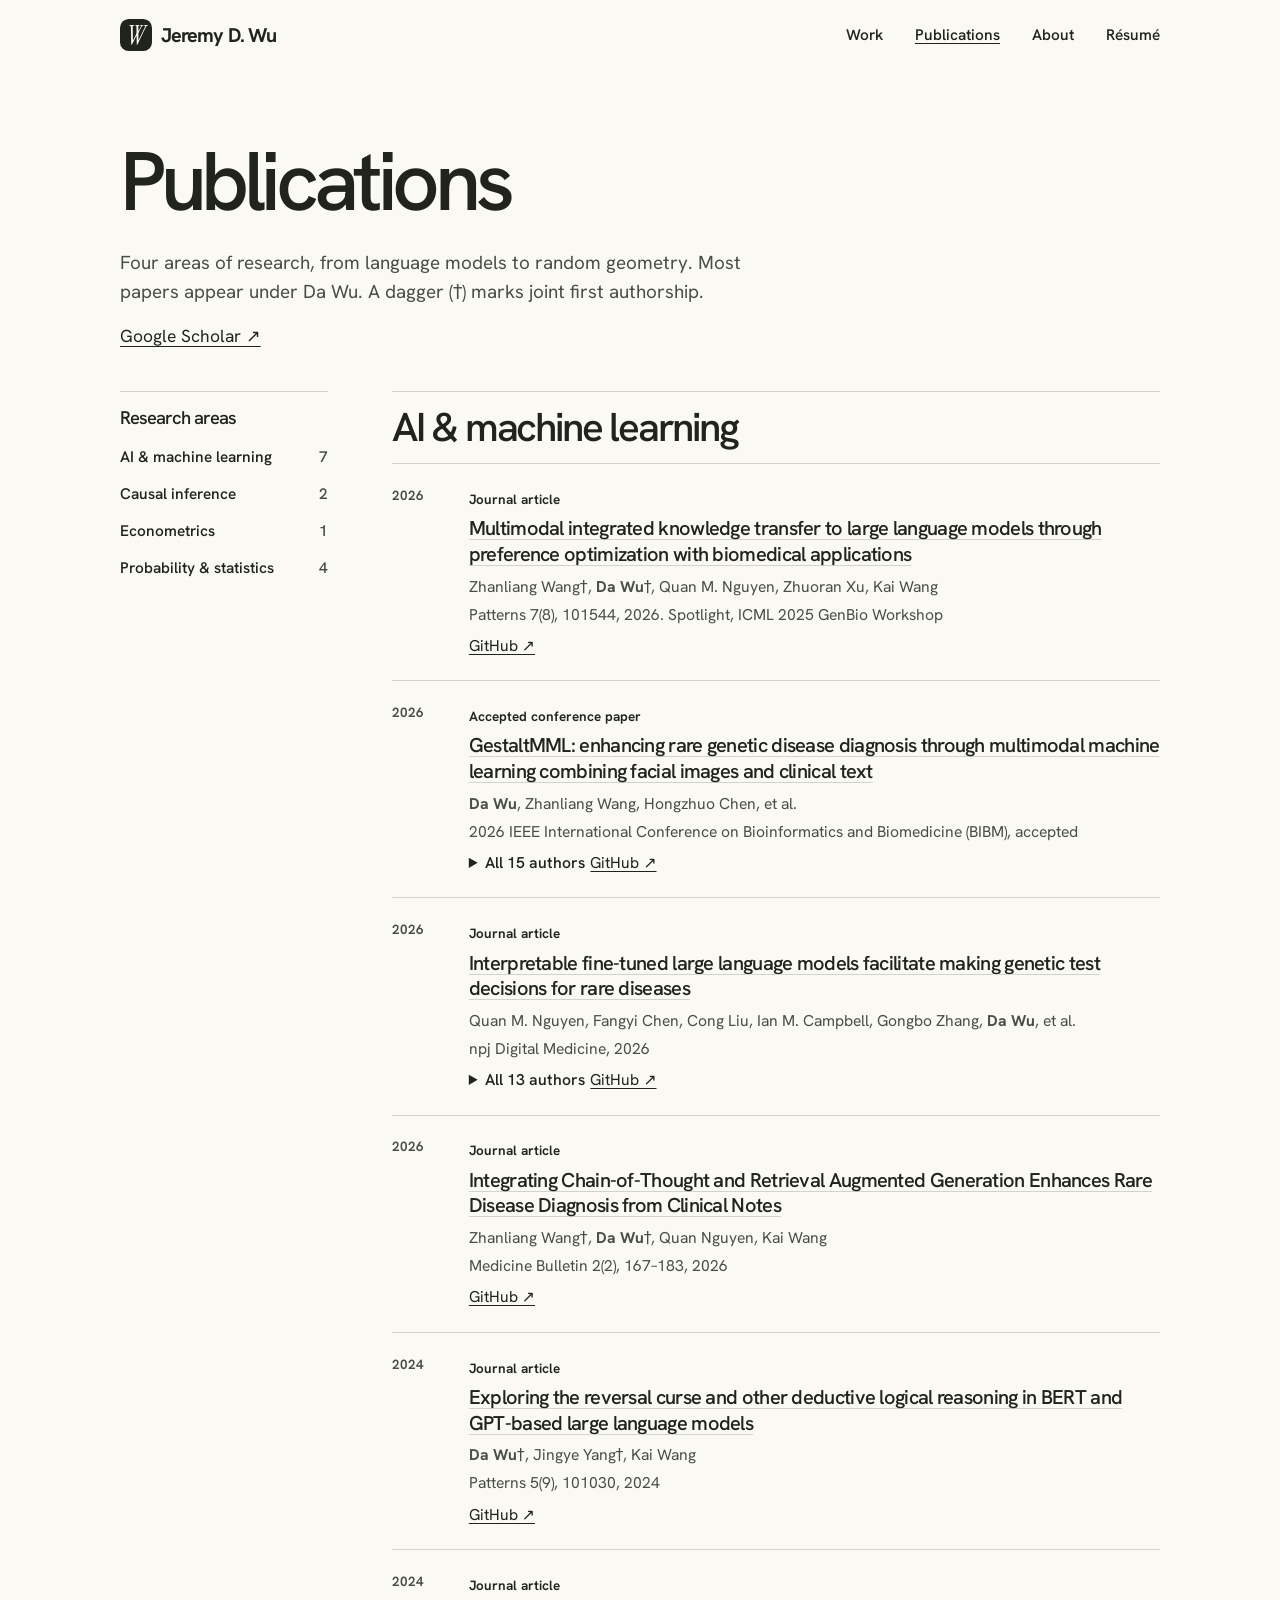
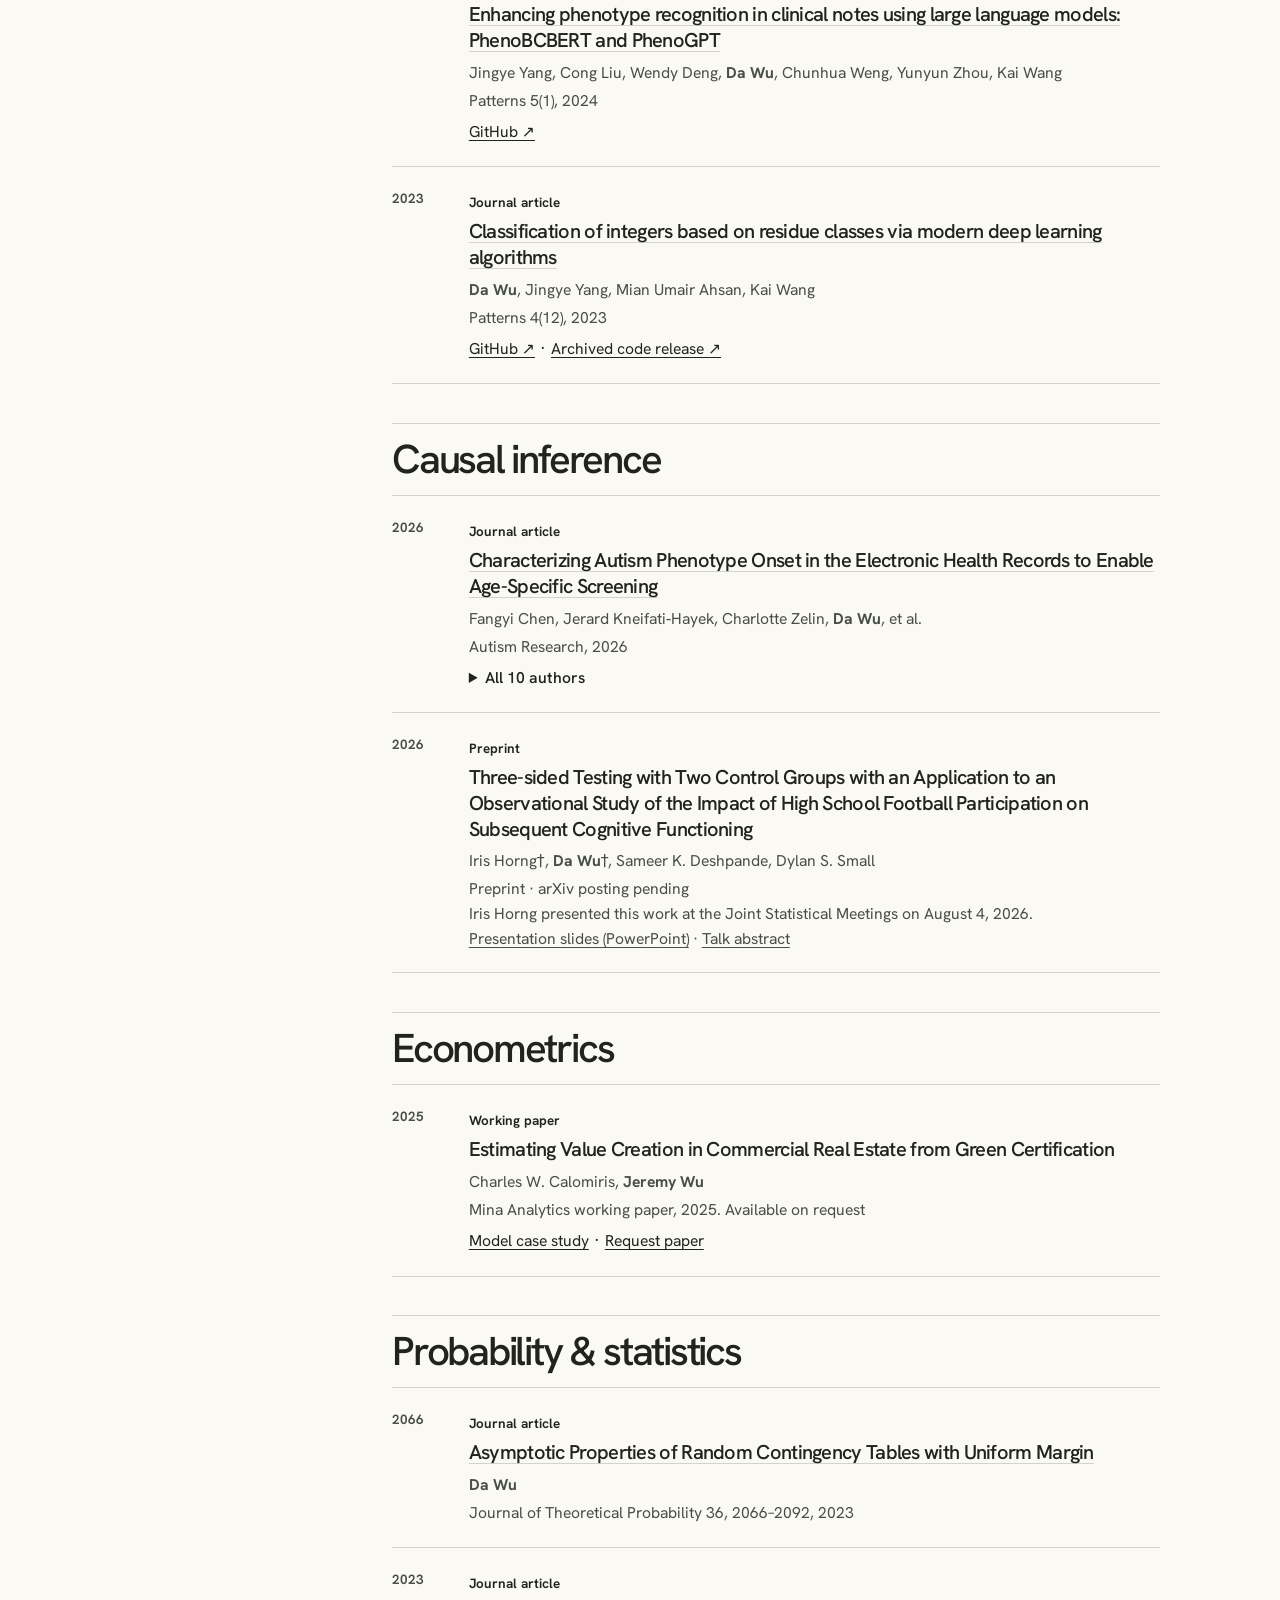
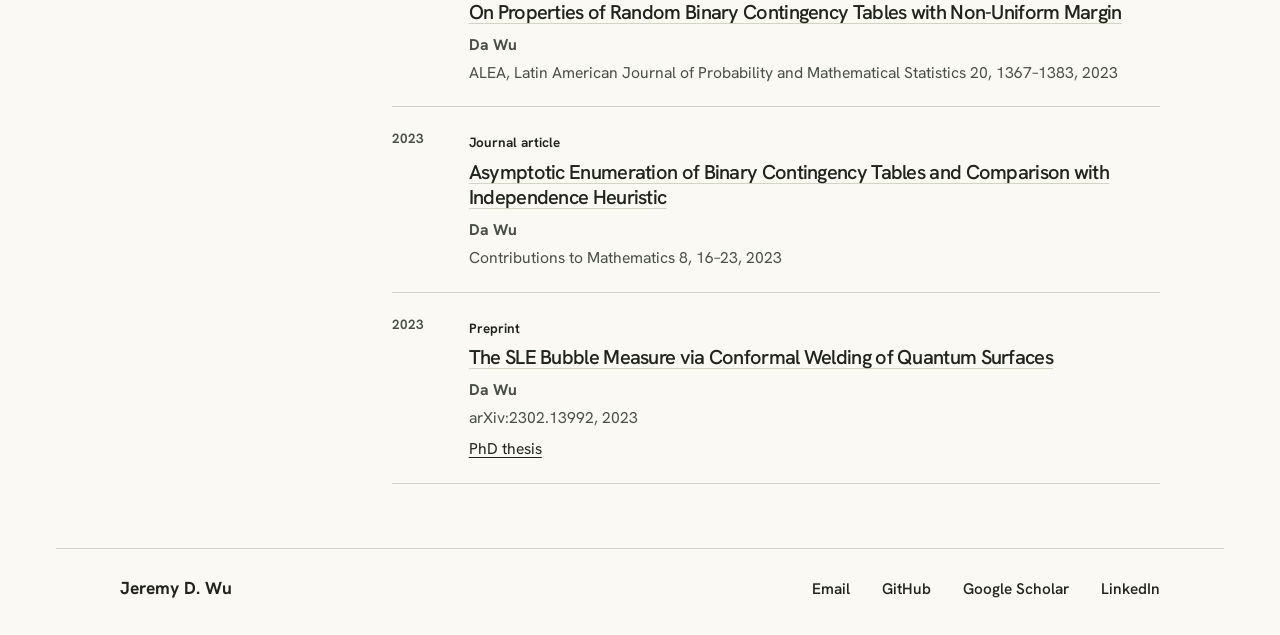
<file: publications.html>
<!doctype html>
<html lang="en">
  <head>
    <meta charset="utf-8"/>
    <meta content="width=device-width, initial-scale=1" name="viewport"/>
    <title>Publications · Jeremy D. Wu</title>
    <meta content="Jeremy D. Wu’s portfolio of AI, econometrics and quantitative research." name="description"/>
    <link href="favicon.svg" rel="icon"/>
    <link href="styles.css" rel="stylesheet"/>
  </head>
  <body>
    <a class="skip" href="#main">Skip to content</a>
    <header class="mast">
      <a class="brand" href="index.html"><i aria-hidden="true">W</i> Jeremy D. Wu</a>
      <nav aria-label="Main navigation">
        <a href="index.html#work">Work</a>
        <a aria-current="page" href="publications.html">Publications</a>
        <a href="about.html">About</a>
        <a href="resume.html">Résumé</a>
      </nav>
    </header>
    <main id="main">
      <div class="pagehead">
        <h1>Publications</h1>
        <p>Four areas of research, from language models to random geometry. Most papers appear under Da Wu. A dagger (†) marks joint first authorship.</p>
        <a href="https://scholar.google.com/citations?user=RGvMvRIAAAAJ&amp;hl=en">Google Scholar ↗</a>
      </div>
      <div class="catalog">
        <aside>
          <nav aria-label="Research areas">
            <h2>Research areas</h2>
            <a href="#ai">AI &amp; machine learning <span>7</span></a>
            <a href="#causal">Causal inference <span>2</span></a>
            <a href="#econometrics">Econometrics <span>1</span></a>
            <a href="#probability">Probability &amp; statistics <span>4</span></a>
          </nav>
        </aside>
        <div>
          <section class="pubgroup" id="ai">
            <h2>AI &amp; machine learning</h2>
            <ol>
              <li class="citation">
                <div class="stamp">2026</div>
                <div>
                  <small>Journal article</small>
                  <h3><a href="https://doi.org/10.1016/j.patter.2026.101544">Multimodal integrated knowledge transfer to large language models through preference optimization with biomedical applications</a></h3>
                  <p>Zhanliang Wang†, <strong>Da Wu</strong>†, Quan M. Nguyen, Zhuoran Xu, Kai Wang</p>
                  <p class="venue">Patterns 7(8), 101544, 2026. Spotlight, ICML 2025 GenBio Workshop</p>
                  <a href="https://github.com/WGLab/MINT-LLM">GitHub ↗</a>
                </div>
              </li>
              <li class="citation">
                <div class="stamp">2026</div>
                <div>
                  <small>Accepted conference paper</small>
                  <h3><a href="https://arxiv.org/abs/2312.15320">GestaltMML: enhancing rare genetic disease diagnosis through multimodal machine learning combining facial images and clinical text</a></h3>
                  <p><strong>Da Wu</strong>, Zhanliang Wang, Hongzhuo Chen, et al.</p>
                  <p class="venue">2026 IEEE International Conference on Bioinformatics and Biomedicine (BIBM), accepted</p>
                  <details class="authors">
                    <summary>All 15 authors</summary>
                    <p><strong>Da Wu</strong>, Zhanliang Wang, Hongzhuo Chen, Jingye Yang, Cong Liu, Tzung-Chien Hsieh, Elaine Marchi, Justin Blair, Peter Krawitz, Chunhua Weng, Wendy Chung, Gholson J. Lyon, Ian D. Krantz, Jennifer M. Kalish, Kai Wang</p>
                  </details>
                  <a href="https://github.com/WGLab/GestaltMML">GitHub ↗</a>
                </div>
              </li>
              <li class="citation">
                <div class="stamp">2026</div>
                <div>
                  <small>Journal article</small>
                  <h3><a href="https://doi.org/10.1038/s41746-026-02733-z">Interpretable fine-tuned large language models facilitate making genetic test decisions for rare diseases</a></h3>
                  <p>Quan M. Nguyen, Fangyi Chen, Cong Liu, Ian M. Campbell, Gongbo Zhang, <strong>Da Wu</strong>, et al.</p>
                  <p class="venue">npj Digital Medicine, 2026</p>
                  <details class="authors">
                    <summary>All 13 authors</summary>
                    <p>Quan M. Nguyen, Fangyi Chen, Cong Liu, Ian M. Campbell, Gongbo Zhang, Da Wu, Katherine M. Szigety, Sarah E. Sheppard, Priyanka Ahimaz, Casey N. Ta, Wendy K. Chung, Chunhua Weng, Kai Wang</p>
                  </details>
                  <a href="https://github.com/WGLab/RareDAI">GitHub ↗</a>
                </div>
              </li>
              <li class="citation">
                <div class="stamp">2026</div>
                <div>
                  <small>Journal article</small>
                  <h3><a href="https://doi.org/10.1002/mdb2.70033">Integrating Chain-of-Thought and Retrieval Augmented Generation Enhances Rare Disease Diagnosis from Clinical Notes</a></h3>
                  <p>Zhanliang Wang†, <strong>Da Wu</strong>†, Quan Nguyen, Kai Wang</p>
                  <p class="venue">Medicine Bulletin 2(2), 167–183, 2026</p>
                  <a href="https://github.com/WGLab/CoT-RAG-LLM-Gene-Prioritization-Disease-Diagnosis">GitHub ↗</a>
                </div>
              </li>
              <li class="citation">
                <div class="stamp">2024</div>
                <div>
                  <small>Journal article</small>
                  <h3 id="reversal-curse"><a href="https://doi.org/10.1016/j.patter.2024.101030">Exploring the reversal curse and other deductive logical reasoning in BERT and GPT-based large language models</a></h3>
                  <p><strong>Da Wu</strong>†, Jingye Yang†, Kai Wang</p>
                  <p class="venue">Patterns 5(9), 101030, 2024</p>
                  <a href="https://github.com/WGLab/Reversal_Curse">GitHub ↗</a>
                </div>
              </li>
              <li class="citation">
                <div class="stamp">2024</div>
                <div>
                  <small>Journal article</small>
                  <h3><a href="https://doi.org/10.1016/j.patter.2023.100887">Enhancing phenotype recognition in clinical notes using large language models: PhenoBCBERT and PhenoGPT</a></h3>
                  <p>Jingye Yang, Cong Liu, Wendy Deng, <strong>Da Wu</strong>, Chunhua Weng, Yunyun Zhou, Kai Wang</p>
                  <p class="venue">Patterns 5(1), 2024</p>
                  <a href="https://github.com/WGLab/PhenoGPT">GitHub ↗</a>
                </div>
              </li>
              <li class="citation">
                <div class="stamp">2023</div>
                <div>
                  <small>Journal article</small>
                  <h3><a href="https://doi.org/10.1016/j.patter.2023.100860">Classification of integers based on residue classes via modern deep learning algorithms</a></h3>
                  <p><strong>Da Wu</strong>, Jingye Yang, Mian Umair Ahsan, Kai Wang</p>
                  <p class="venue">Patterns 4(12), 2023</p>
                  <a href="https://github.com/WGLab/Integer_divsibility">GitHub ↗</a> ·
                  <a href="https://doi.org/10.5281/zenodo.8327655">Archived code release ↗</a>
                </div>
              </li>
            </ol>
          </section>
          <section class="pubgroup" id="causal">
            <h2>Causal inference</h2>
            <ol>
              <li class="citation">
                <div class="stamp">2026</div>
                <div>
                  <small>Journal article</small>
                  <h3><a href="https://doi.org/10.1002/aur.70378">Characterizing Autism Phenotype Onset in the Electronic Health Records to Enable Age-Specific Screening</a></h3>
                  <p>Fangyi Chen, Jerard Kneifati‐Hayek, Charlotte Zelin, <strong>Da Wu</strong>, et al.</p>
                  <p class="venue">Autism Research, 2026</p>
                  <details class="authors">
                    <summary>All 10 authors</summary>
                    <p>Fangyi Chen, Jerard Kneifati‐Hayek, Charlotte Zelin, Da Wu, Quan M. Nguyen, Casey N. Ta, Cong Liu, Kai Wang, Wendy K. Chung, Chunhua Weng</p>
                  </details>
                </div>
              </li>
              <li class="citation" id="three-sided-testing">
                <div class="stamp">2026</div>
                <div>
                  <small>Preprint</small>
                  <h3>Three-sided Testing with Two Control Groups with an Application to an Observational Study of the Impact of High School Football Participation on Subsequent Cognitive Functioning</h3>
                  <p>Iris Horng†, <strong>Da Wu</strong>†, Sameer K. Deshpande, Dylan S. Small</p>
                  <p class="venue">Preprint · arXiv posting pending</p>
                  <p>Iris Horng presented this work at the Joint Statistical Meetings on August 4, 2026.</p>
                  <p><a href="https://ww2.amstat.org/meetings/jsm/2026/onlineprogram/files.cfm?id=327c73068f4a">Presentation slides (PowerPoint)</a> · <a href="https://ww2.amstat.org/meetings/jsm/2026/onlineprogram/abstract.cfm?sid=9098&amp;tid=9189">Talk abstract</a></p>
                </div>
              </li>
            </ol>
          </section>
          <section class="pubgroup" id="econometrics">
            <h2>Econometrics</h2>
            <ol>
              <li class="citation">
                <div class="stamp">2025</div>
                <div>
                  <small>Working paper</small>
                  <h3>Estimating Value Creation in Commercial Real Estate from Green Certification</h3>
                  <p>Charles W. Calomiris, <strong>Jeremy Wu</strong></p>
                  <p class="venue">Mina Analytics working paper, 2025. Available on request</p>
                  <a href="mina.html">Model case study</a> ·
                  <a href="mailto:jeremywu12345@gmail.com?subject=Mina%20Analytics%20working%20paper">Request paper</a>
                </div>
              </li>
            </ol>
          </section>
          <section class="pubgroup" id="probability">
            <h2>Probability &amp; statistics</h2>
            <ol>
              <li class="citation">
                <div class="stamp">2066</div>
                <div>
                  <small>Journal article</small>
                  <h3><a href="https://doi.org/10.1007/s10959-022-01234-5">Asymptotic Properties of Random Contingency Tables with Uniform Margin</a></h3>
                  <p><strong>Da Wu</strong></p>
                  <p class="venue">Journal of Theoretical Probability 36, 2066–2092, 2023</p>
                </div>
              </li>
              <li class="citation">
                <div class="stamp">2023</div>
                <div>
                  <small>Journal article</small>
                  <h3><a href="https://doi.org/10.30757/alea.v20-51">On Properties of Random Binary Contingency Tables with Non-Uniform Margin</a></h3>
                  <p><strong>Da Wu</strong></p>
                  <p class="venue">ALEA, Latin American Journal of Probability and Mathematical Statistics 20, 1367–1383, 2023</p>
                </div>
              </li>
              <li class="citation">
                <div class="stamp">2023</div>
                <div>
                  <small>Journal article</small>
                  <h3><a href="https://doi.org/10.47443/cm.2023.037">Asymptotic Enumeration of Binary Contingency Tables and Comparison with Independence Heuristic</a></h3>
                  <p><strong>Da Wu</strong></p>
                  <p class="venue">Contributions to Mathematics 8, 16–23, 2023</p>
                </div>
              </li>
              <li class="citation">
                <div class="stamp">2023</div>
                <div>
                  <small>Preprint</small>
                  <h3><a href="https://arxiv.org/abs/2302.13992">The SLE Bubble Measure via Conformal Welding of Quantum Surfaces</a></h3>
                  <p><strong>Da Wu</strong></p>
                  <p class="venue">arXiv:2302.13992, 2023</p>
                  <a href="https://www.proquest.com/openview/acb2cfdb513656eef041118e019f2f57/1?pq-origsite=gscholar&amp;cbl=18750&amp;diss=y">PhD thesis</a>
                </div>
              </li>
            </ol>
          </section>
        </div>
      </div>
    </main>
    <footer>
      <strong>Jeremy D. Wu</strong>
      <nav aria-label="Contact and profiles">
        <a href="mailto:jeremywu12345@gmail.com">Email</a>
        <a href="https://github.com/DWuuuuuu">GitHub</a>
        <a href="https://scholar.google.com/citations?user=RGvMvRIAAAAJ&amp;hl=en">Google Scholar</a>
        <a href="https://www.linkedin.com/in/jeremydwu">LinkedIn</a>
      </nav>
    </footer>
  </body>
</html>
</file>
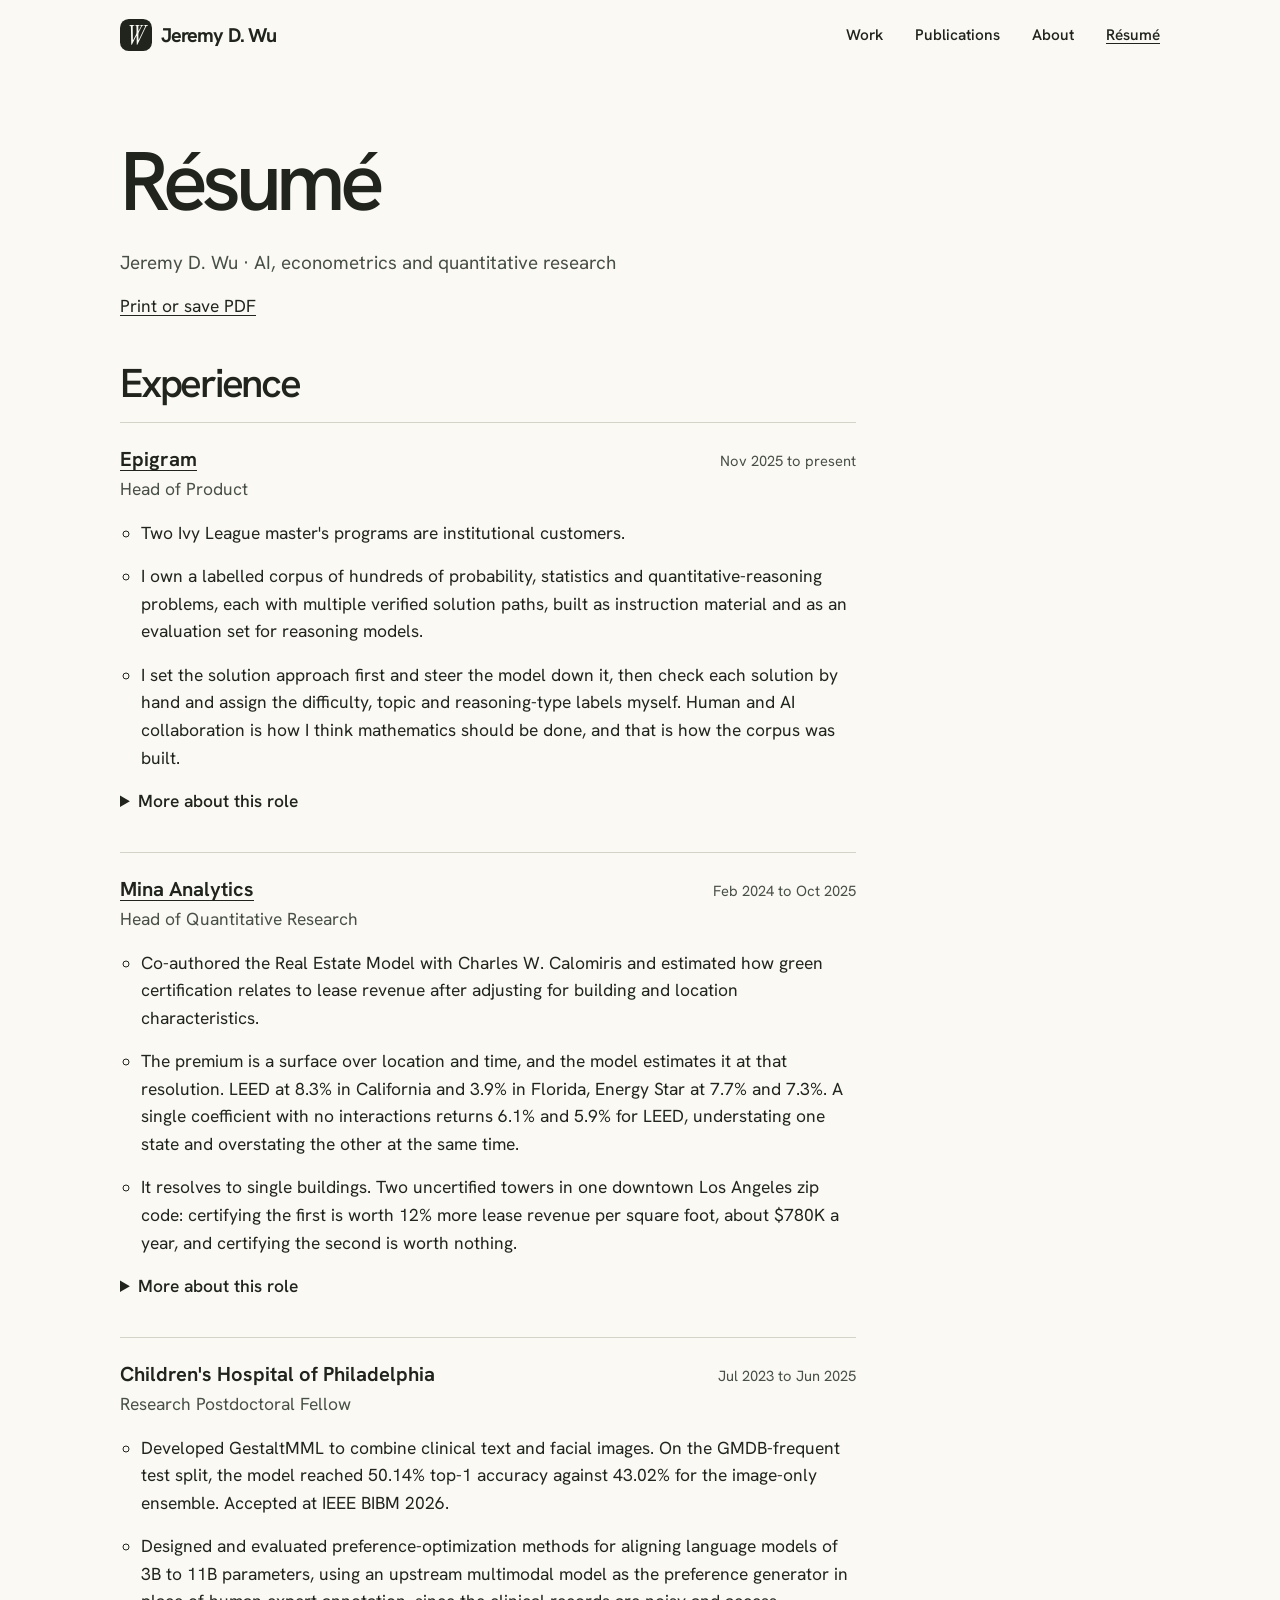
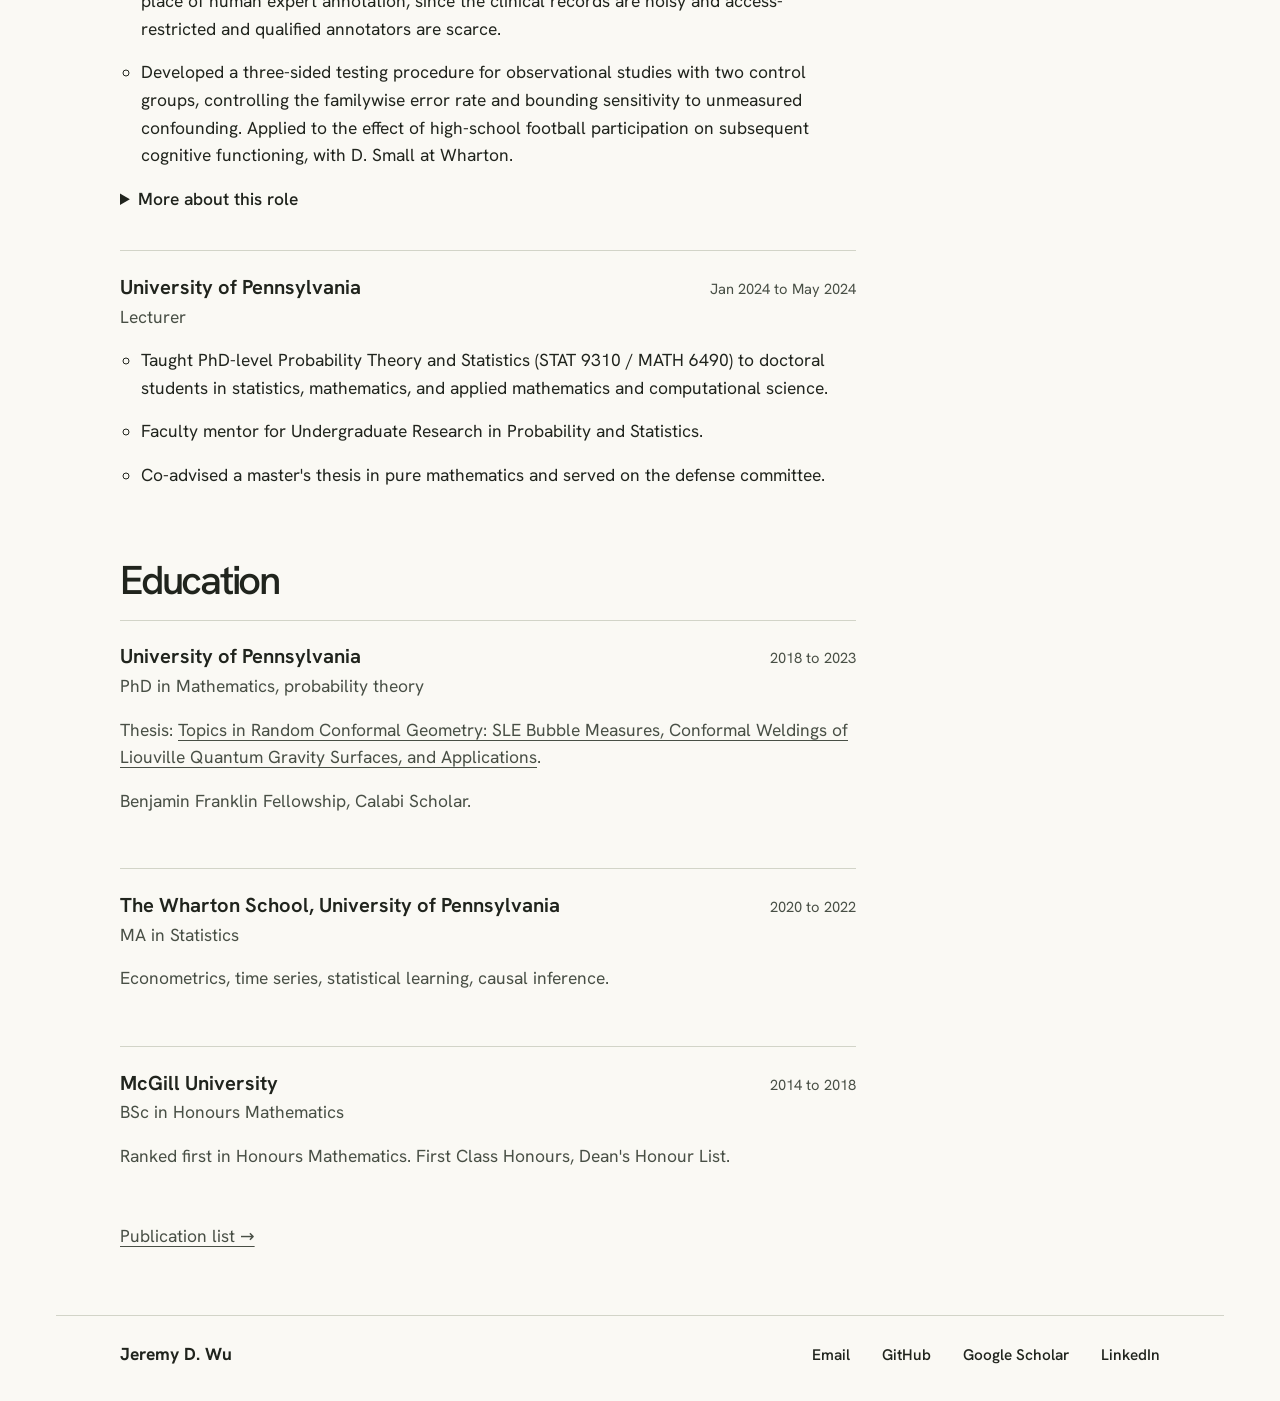
<file: resume.html>
<!doctype html>
<html lang="en">
  <head>
    <meta charset="utf-8"/>
    <meta content="width=device-width, initial-scale=1" name="viewport"/>
    <title>Résumé · Jeremy D. Wu</title>
    <meta content="Jeremy D. Wu’s portfolio of AI, econometrics and quantitative research." name="description"/>
    <link href="favicon.svg" rel="icon"/>
    <link href="styles.css" rel="stylesheet"/>
  </head>
  <body>
    <a class="skip" href="#main">Skip to content</a>
    <header class="mast">
      <a class="brand" href="index.html"><i aria-hidden="true">W</i> Jeremy D. Wu</a>
      <nav aria-label="Main navigation">
        <a href="index.html#work">Work</a>
        <a href="publications.html">Publications</a>
        <a href="about.html">About</a>
        <a aria-current="page" href="resume.html">Résumé</a>
      </nav>
    </header>
    <main id="main">
      <div class="pagehead">
        <h1>Résumé</h1>
        <p>Jeremy D. Wu · AI, econometrics and quantitative research</p>
        <button class="textbtn" onclick="window.print()">Print or save PDF</button>
      </div>
      <div class="reading resume">
        <section>
          <h2>Experience</h2>
          <ul class="roles">
            <li>
              <div class="role-head">
                <span class="org"><a href="https://epi-gram.app">Epigram</a></span>
                <span class="when">Nov 2025 to present</span>
              </div>
              <p class="title">Head of Product</p>
              <ul class="what-list">
                <li>Two Ivy League master's programs are institutional customers.</li>
                <li>I own a labelled corpus of hundreds of probability, statistics and quantitative-reasoning problems, each with multiple verified solution paths, built as instruction material and as an evaluation set for reasoning models.</li>
                <li>I set the solution approach first and steer the model down it, then check each solution by hand and assign the difficulty, topic and reasoning-type labels myself. Human and AI collaboration is how I think mathematics should be done, and that is how the corpus was built.</li>
              </ul>
              <details>
                <summary>More about this role</summary>
                <ul>
                  <li>I ship and operate the production web application and problem database, Next.js on Supabase and Postgres, built with Claude Code and Codex.</li>
                  <li>Selected for the Beta University incubator program in Palo Alto.</li>
                </ul>
              </details>
            </li>
            <li>
              <div class="role-head">
                <span class="org"><a href="mina.html">Mina Analytics</a></span>
                <span class="when">Feb 2024 to Oct 2025</span>
              </div>
              <p class="title">Head of Quantitative Research</p>
              <ul class="what-list">
                <li>Co-authored the Real Estate Model with Charles W. Calomiris and estimated how green certification relates to lease revenue after adjusting for building and location characteristics.</li>
                <li>The premium is a surface over location and time, and the model estimates it at that resolution. LEED at 8.3% in California and 3.9% in Florida, Energy Star at 7.7% and 7.3%. A single coefficient with no interactions returns 6.1% and 5.9% for LEED, understating one state and overstating the other at the same time.</li>
                <li>It resolves to single buildings. Two uncertified towers in one downtown Los Angeles zip code: certifying the first is worth 12% more lease revenue per square foot, about $780K a year, and certifying the second is worth nothing.</li>
              </ul>
              <details>
                <summary>More about this role</summary>
                <ul>
                  <li>Estimated a baseline model of lease revenue before adding certification and its interactions. Certification is positively selected, so the estimates depend on how well the observed characteristics account for selection.</li>
                  <li>Ruled out cost pass-through as the mechanism. If landlords were recovering energy savings, lease type would order the effect. The triple-net interaction comes in at 0.30 against 0.39 where the tenant pays nothing, which is backwards, and lease type is not selected at all in Florida.</li>
                  <li>The estimates come from more than 36,000 building-year observations across 1,322 zip codes in California and Florida, drawn from a proprietary 10-terabyte database built over two years from 10,000 source datasets.</li>
                  <li>Built the AI and NLP measurement layer, engineering features out of noisy unstructured text. GPT-4o with targeted prompt engineering reached near-100% accuracy extracting structured attributes from broker descriptions, validated against hand-coded text, alongside LDA topic weights that a hedonic model can read as finish quality or accessibility.</li>
                  <li>Ran forward selection over 4,900 locational and 100 building-level candidates on incremental R-squared and then significance at 1%, with 9-fold cross-validation and percentile trimming. Final baselines of 881 variables in California and 709 in Florida, adjusted R-squared 0.713 and 0.615.</li>
                  <li>Presented findings to institutional investors and to the U.S. Securities and Exchange Commission. Supervised junior researchers across data engineering, feature construction and pipeline development.</li>
                </ul>
              </details>
            </li>
            <li>
              <div class="role-head">
                <span class="org">Children's Hospital of Philadelphia</span>
                <span class="when">Jul 2023 to Jun 2025</span>
              </div>
              <p class="title">Research Postdoctoral Fellow</p>
              <ul class="what-list">
                <li>Developed GestaltMML to combine clinical text and facial images. On the GMDB-frequent test split, the model reached 50.14% top-1 accuracy against 43.02% for the image-only ensemble. Accepted at IEEE BIBM 2026.</li>
                <li>Designed and evaluated preference-optimization methods for aligning language models of 3B to 11B parameters, using an upstream multimodal model as the preference generator in place of human expert annotation, since the clinical records are noisy and access-restricted and qualified annotators are scarce.</li>
                <li>Developed a three-sided testing procedure for observational studies with two control groups, controlling the familywise error rate and bounding sensitivity to unmeasured confounding. Applied to the effect of high-school football participation on subsequent cognitive functioning, with D. Small at Wharton.</li>
              </ul>
              <details>
                <summary>More about this role</summary>
                <ul>
                  <li>Built evaluation pipelines for multimodal and longitudinal clinical data, trained multimodal transformers of around 75M parameters, and contributed to pre-training medical foundation models on around 5M temporal clinical records.</li>
                  <li>Characterized the reversal curse and other deductive-reasoning failures in BERT and GPT-family models.</li>
                  <li>Invited speaker, Featured Symposium, 2024 American Society of Human Genetics Annual Meeting.</li>
                </ul>
              </details>
            </li>
            <li>
              <div class="role-head">
                <span class="org">University of Pennsylvania</span>
                <span class="when">Jan 2024 to May 2024</span>
              </div>
              <p class="title">Lecturer</p>
              <ul class="what-list">
                <li>Taught PhD-level Probability Theory and Statistics (STAT 9310 / MATH 6490) to doctoral students in statistics, mathematics, and applied mathematics and computational science.</li>
                <li>Faculty mentor for Undergraduate Research in Probability and Statistics.</li>
                <li>Co-advised a master's thesis in pure mathematics and served on the defense committee.</li>
              </ul>
            </li>
          </ul>
        </section>
        <section>
          <h2>Education</h2>
          <ul class="roles compact">
            <li>
              <div class="role-head">
                <span class="org">University of Pennsylvania</span>
                <span class="when">2018 to 2023</span>
              </div>
              <p class="title">PhD in Mathematics, probability theory</p>
              <p class="what">Thesis: <a href="https://www.proquest.com/openview/acb2cfdb513656eef041118e019f2f57/1?pq-origsite=gscholar&amp;cbl=18750&amp;diss=y">Topics in Random Conformal Geometry: SLE Bubble Measures, Conformal Weldings of Liouville Quantum Gravity Surfaces, and Applications</a>.</p>
              <p class="what">Benjamin Franklin Fellowship, Calabi Scholar.</p>
            </li>
            <li>
              <div class="role-head">
                <span class="org">The Wharton School, University of Pennsylvania</span>
                <span class="when">2020 to 2022</span>
              </div>
              <p class="title">MA in Statistics</p>
              <p class="what">Econometrics, time series, statistical learning, causal inference.</p>
            </li>
            <li>
              <div class="role-head">
                <span class="org">McGill University</span>
                <span class="when">2014 to 2018</span>
              </div>
              <p class="title">BSc in Honours Mathematics</p>
              <p class="what">Ranked first in Honours Mathematics. First Class Honours, Dean's Honour List.</p>
            </li>
          </ul>
        </section>
        <p><a href="publications.html">Publication list →</a></p>
      </div>
    </main>
    <footer>
      <strong>Jeremy D. Wu</strong>
      <nav aria-label="Contact and profiles">
        <a href="mailto:jeremywu12345@gmail.com">Email</a>
        <a href="https://github.com/DWuuuuuu">GitHub</a>
        <a href="https://scholar.google.com/citations?user=RGvMvRIAAAAJ&amp;hl=en">Google Scholar</a>
        <a href="https://www.linkedin.com/in/jeremydwu">LinkedIn</a>
      </nav>
    </footer>
    <script>
      const roles = document.querySelectorAll('.resume details');
      window.addEventListener('beforeprint', () => {
        for (const role of roles) {
          if (!role.open) {
            role.dataset.openedForPrint = '';
            role.open = true;
          }
        }
      });
      window.addEventListener('afterprint', () => {
        for (const role of roles) {
          if (role.hasAttribute('data-opened-for-print')) {
            role.open = false;
            delete role.dataset.openedForPrint;
          }
        }
      });
    </script>
  </body>
</html>
</file>
<file: styles.css>
@font-face {
  font-family: Hanken;
  src: url('assets/hanken-grotesk-latin.woff2') format('woff2');
  font-weight: 100 900;
  font-display: swap;
}
@font-face {
  font-family: Instrument;
  src: url('assets/instrument-serif-latin-italic.woff2') format('woff2');
  font-weight: 400;
  font-style: italic;
  font-display: swap;
}
:root {
  color-scheme: light;
  --paper: #faf9f4;
  --ink: #20241d;
  --body: #484f45;
  --rule: #d2d4c8;
  --green: #dfe6c6;
  --purple: #edeaf3;
  --apricot: #f3e9df;
  --panel: #fffefa;
  --measure: 73rem;
}
@media (prefers-color-scheme: dark) {
  :root {
    color-scheme: dark;
    --paper: #191c18;
    --ink: #f2f2e9;
    --body: #c4cabb;
    --rule: #4c5346;
    --green: #303a29;
    --purple: #34303e;
    --apricot: #3c332d;
    --panel: #22261f;
  }
}
* { box-sizing: border-box; }
html { scroll-padding-top: 1.5rem; }
body { margin: 0; background: var(--paper); color: var(--ink); font: 1.09rem/1.58 Hanken, system-ui, sans-serif; }
main, .mast, footer { max-width: var(--measure); margin: 0 auto; padding-inline: clamp(1.2rem, 5vw, 4rem); }
a { color: inherit; text-underline-offset: .22em; text-decoration-thickness: 1px; }
a:hover { text-decoration-thickness: 2px; }
a:focus-visible, button:focus-visible, summary:focus-visible, .opt:focus-visible + label { outline: 3px solid #9a6929; outline-offset: 4px; }
.skip, .opt { position: absolute; width: 1px; height: 1px; overflow: hidden; clip-path: inset(50%); }
.skip:focus { clip-path: none; width: auto; height: auto; z-index: 2; background: var(--paper); padding: .7rem; }
.mast, footer, .mast nav, footer nav, .brand { display: flex; align-items: center; }
.mast { justify-content: space-between; gap: 1rem; padding-block: 1.2rem; }
.mast nav, footer nav { gap: clamp(.85rem, 2.5vw, 2rem); flex-wrap: wrap; }
.mast a, footer a { text-decoration: none; }
.mast a:hover, footer a:hover, .mast [aria-current] { text-decoration: underline; }
.brand { gap: .55rem; font-weight: 700; letter-spacing: -.045em; font-size: 1.24rem; white-space: nowrap; }
.brand i { display: grid; place-items: center; width: 2rem; height: 2rem; border-radius: .55rem; font: italic 1.7rem/1 Instrument, Georgia, serif; color: var(--paper); background: var(--ink); }
nav { font-size: .96rem; font-weight: 550; }
h1, h2, h3, p, figure, ul, ol { margin: 0; }
h1, h2, h3 { font-weight: 540; line-height: 1.13; text-wrap: balance; }
h1 { font-size: clamp(3rem, 6.5vw, 5.3rem); letter-spacing: -.065em; }
h1 em { font: italic 1.06em/.95 Instrument, Georgia, serif; letter-spacing: -.025em; }
h2 { font-size: clamp(1.85rem, 3.15vw, 2.55rem); letter-spacing: -.055em; }
h3 { font-size: 1.5rem; letter-spacing: -.035em; }
p { color: var(--body); }
.hero, .pagehead { padding-block: clamp(2.7rem, 5vw, 4.4rem) 2.5rem; }
.hero p, .pagehead > p { margin-top: 1.2rem; max-width: 42rem; font-size: 1.18rem; }
.pagehead > a:first-child { display: inline-block; margin-bottom: 1.5rem; }
.pagehead > p + a, .textbtn { display: inline-block; margin-top: 1rem; }
.work-group > h3 { margin-bottom: 1rem; }
.work-group + .work-group { margin-top: clamp(2.5rem, 5vw, 4rem); }
.feature, .card, .sample { border-radius: 1.35rem; }
.feature { background: var(--green); display: grid; grid-template-columns: .8fr 1.2fr; align-items: center; overflow: hidden; gap: 2rem; padding: clamp(1.4rem, 4vw, 3.1rem); }
.feature h4 { font-size: clamp(2.8rem, 4.2vw, 4rem); margin: .5rem 0; letter-spacing: -.06em; }
small, legend, .stamp { font-size: .84rem; font-weight: 650; }
.button { display: inline-flex; gap: 1.35rem; align-items: center; background: var(--ink); color: var(--paper); text-decoration: none; padding: .65rem 1.1rem; border-radius: 2rem; margin-top: 1.2rem; font-weight: 550; }
.button:hover { text-decoration: underline; }
.shot { display: block; border-radius: .6rem; box-shadow: 0 .65rem 1.8rem #1c251e22; overflow: hidden; }
img { display: block; width: 100%; height: auto; }
.cards { display: grid; grid-template-columns: 1fr 1fr; gap: 1rem; margin-top: 1rem; }
.card { padding: clamp(1.4rem, 2.6vw, 2rem); display: flex; flex-direction: column; align-items: flex-start; }
.clinical { background: var(--purple); }
.quant { background: var(--apricot); }
.card h4 { font-size: 2rem; margin: .5rem 0; }
.card > a { margin-top: auto; font-weight: 550; }
fieldset { width: 100%; min-width: 0; border: 0; padding: 0; margin: 1.2rem 0 1.45rem; }
legend { padding: 0; margin-bottom: .35rem; }
.opt + label { display: inline-block; cursor: pointer; border: 1px solid currentColor; border-radius: 2rem; padding: .25rem .85rem; font-size: .92rem; }
.opt:checked + label { color: var(--paper); background: var(--ink); border-color: var(--ink); }
.panel { display: none; margin-top: 1rem; }
.opt0:checked ~ .panel0, .opt1:checked ~ .panel1 { display: block; }
.barline { display: grid; grid-template-columns: 1fr auto; font-size: .9rem; margin-bottom: .45rem; }
.track { grid-column: 1 / -1; height: .43rem; background: #90879e44; border-radius: 1rem; overflow: hidden; }
.track div { height: 100%; background: #715d9a; }
.barline + .barline .track div { background: #9387a3; }
.metric { display: block; font-size: 3.15rem; font-weight: 500; line-height: 1.05; letter-spacing: -.05em; }
.project-list { padding-inline: clamp(.2rem, 2vw, 1.5rem); }
.project-list article, .endlink { border-top: 1px solid var(--rule); padding-block: 1.1rem; }
.project-list p, .endlink p { margin: .5rem 0; }
.related { margin-top: 1rem; font-size: .98rem; }
.endlink { margin-top: 3.5rem; }
.catalog { display: grid; grid-template-columns: 13rem 1fr; gap: clamp(2rem, 5vw, 4.5rem); align-items: start; }
.catalog aside { position: sticky; top: 1.5rem; border-top: 1px solid var(--rule); padding-top: 1rem; }
.catalog aside h2 { font-size: 1.15rem; margin-bottom: .65rem; }
.catalog aside a { display: flex; justify-content: space-between; gap: .4rem; text-decoration: none; padding-block: .4rem; }
.catalog aside a:hover { text-decoration: underline; }
.catalog aside span, .venue, .stamp { color: var(--body); }
.pubgroup + .pubgroup { margin-top: 2.4rem; }
.pubgroup > h2 { padding: .8rem 0; border-block: 1px solid var(--rule); }
.pubgroup ol, .roles { list-style: none; padding: 0; }
.citation { display: grid; grid-template-columns: 4.2rem 1fr; gap: .6rem; padding: 1.3rem 0; border-bottom: 1px solid var(--rule); }
.citation h3 { font-size: 1.25rem; line-height: 1.28; margin: .25rem 0 .45rem; text-wrap: initial; }
.citation h3 a { text-decoration-color: var(--rule); }
.citation h3 a:hover { text-decoration-color: currentColor; }
.citation p, .citation details, .citation div > a { font-size: .98rem; }
.citation .venue { margin-top: .2rem; }
.citation div > a, .authors { margin-top: .4rem; display: inline-block; }
summary { cursor: pointer; font-weight: 550; }
.reading, .sample, .product { max-width: 46rem; }
.reading p, .reading section, .resume li, .sample p { margin-bottom: 1rem; }
.reading section + section { margin-top: 2rem; }
.reading h2 { margin-bottom: 1rem; }
.role-head { display: flex; gap: .5rem; justify-content: space-between; align-items: baseline; }
.role-head .org { font-weight: 650; font-size: 1.26rem; }
.when { color: var(--body); font-size: .92rem; }
.roles > li { padding: 1.3rem 0; border-top: 1px solid var(--rule); }
.roles ul { padding-left: 1.3rem; }
.resume details { margin-top: .5rem; }
.resume details ul { margin-top: .8rem; }
.textbtn { background: none; padding: 0; border: 0; color: inherit; font: inherit; cursor: pointer; text-decoration: underline; text-underline-offset: .2em; }
.sample { background: var(--green); padding: clamp(1.5rem, 4vw, 3rem); }
.sample h2 { margin: .4rem 0 1rem; }
.sample details { padding: .85rem 0; border-top: 1px solid var(--body); }
.sample details p { margin: .65rem 0 0; }
.product { margin-top: 2rem; }
.product img { border: 1px solid var(--rule); border-radius: .6rem; }
figcaption { font-size: .91rem; margin-top: .5rem; color: var(--body); }
footer { justify-content: space-between; gap: 1rem; flex-wrap: wrap; margin-top: 4rem; padding-block: 1.6rem 2rem; border-top: 1px solid var(--rule); }
@media (max-width: 740px) {
  .feature, .cards, .catalog { grid-template-columns: 1fr; }
  .catalog { gap: 1.6rem; }
  .catalog aside { position: static; }
  .catalog aside nav { display: grid; grid-template-columns: 1fr 1fr; gap: .2rem 1rem; }
  .catalog aside h2 { grid-column: 1/-1; }
  .catalog aside a { justify-content: flex-start; }
}
@media (max-width: 540px) {
  .mast { flex-wrap: wrap; gap: .4rem; }
  .mast nav { width: 100%; justify-content: space-between; }
  .mast nav a { padding-block: .35rem; }
  .hero br { display: none; }
  .citation { grid-template-columns: 1fr; gap: .15rem; }
  .role-head { flex-wrap: wrap; }
}
@media print {
  :root { --paper: white; --ink: black; --body: #333; --rule: #aaa; }
  .mast nav, footer, .textbtn, .skip, aside { display: none; }
  .catalog { display: block; }
  .pagehead { padding: 1rem 0; }
  body { font-size: 10pt; }
  h1 { font-size: 28pt; } h2 { font-size: 19pt; }
  .citation { break-inside: avoid; }
  .resume details::details-content { display: block; content-visibility: visible; }
  .resume details summary { display: none; }
}

.mina-feature { background: var(--apricot); grid-template-columns: 1.1fr 1fr; }
.mina-exhibit { background: var(--panel); border: 1px solid var(--rule); padding: clamp(1.1rem, 3vw, 2rem); border-radius: 1rem; }
.mina-exhibit figcaption { margin: 0 0 1.2rem; }
.mina-exhibit figcaption strong { color: var(--ink); font-size: 1.15rem; }
.mina-exhibit .barline { margin-bottom: .9rem; }
.mina-exhibit .track { margin-top: .25rem; height: .65rem; background: #9b938633; }
.mina-exhibit .track div { background: #826046; }
.mina-exhibit .barline + .barline .track div { background: #877f69; }
.mina-exhibit > a { font-size: .92rem; }
.mina-exhibit fieldset { margin: 0 0 .8rem; }
.mina-section { display: grid; grid-template-columns: minmax(14rem, .65fr) minmax(0, 1.35fr); align-items: start; gap: clamp(1rem, 4vw, 3rem); border-top: 1px solid var(--rule); padding-block: 2rem; }
.mina-section h2 { font-size: clamp(1.6rem, 3vw, 2.2rem); }
.mina-section p + p, .mina-section h2 + p, .method-links { margin-top: .9rem; }
.report-list { padding-left: 1.2rem; }
.report-list li + li { margin-top: .55rem; }
@media (max-width: 740px) {
  .mina-feature, .mina-section { grid-template-columns: 1fr; }
}

.mina-maps { border-top: 1px solid var(--rule); padding-block: 2rem; }
.mina-maps > p { max-width: 44rem; margin: .8rem 0 1.4rem; }
.map-pair { display: grid; grid-template-columns: repeat(2, minmax(0, 1fr)); gap: 1.2rem; }
.zip-map { padding: .9rem; border: 1px solid var(--rule); border-radius: 1rem; background: var(--panel); }
.zip-map > a { display: block; border-radius: .5rem; overflow: hidden; cursor: zoom-in; background: white; }
.zip-map img { width: 100%; height: auto; aspect-ratio: 1 / 1; object-fit: contain; }
.zip-map figcaption { display: flex; flex-wrap: wrap; align-items: baseline; justify-content: space-between; gap: .35rem 1rem; margin: .85rem .1rem 0; }
.zip-map strong { font-size: 1.1rem; color: var(--ink); }
.extra-map { margin-top: 1.1rem; }
.extra-map .zip-map { max-width: 33rem; margin-top: 1rem; }
@media (max-width: 700px) {
  .map-pair { grid-template-columns: 1fr; }
}

.topic-jumps { display: flex; flex-wrap: wrap; gap: .5rem; margin-top: 1.4rem; }
.topic-jumps a { padding: .4rem .9rem; border-radius: 2rem; text-decoration: none; background: var(--green); }
.topic-jumps a:nth-child(2) { background: var(--purple); }
.topic-jumps a:nth-child(3) { background: var(--apricot); }
.topic-jumps a:hover, .focus-panel a:hover strong { text-decoration: underline; }
.about-layout { display: grid; grid-template-columns: minmax(0, 1.65fr) minmax(0, 1fr); align-items: start; gap: clamp(2rem, 5vw, 4rem); }
.focus-panel { background: var(--green); border-radius: 1.35rem; padding: clamp(1.4rem, 3vw, 2.2rem); }
.focus-panel h2 { margin-bottom: 1rem; font: italic 2.5rem/1.1 Instrument, Georgia, serif; }
.focus-panel a { display: block; border-top: 1px solid color-mix(in srgb, var(--ink) 25%, transparent); padding: .8rem 0; text-decoration: none; }
.focus-panel strong, .focus-panel span { display: block; }
.focus-panel span { color: var(--body); font-size: .98rem; }
.career-path { border-top: 1px solid var(--rule); margin-top: 2.2rem; padding-top: 2rem; }
.career-path ol { list-style: none; margin: 1.5rem 0 0 .4rem; padding: 0 0 0 1.4rem; border-left: 1px solid var(--rule); }
.career-path li { position: relative; display: grid; grid-template-columns: 11rem 1fr; gap: 1rem; padding-bottom: 1.5rem; }
.career-path li:last-child { padding-bottom: 0; }
.career-path li::before { content: ''; position: absolute; left: -1.7rem; top: .4rem; width: .5rem; height: .5rem; background: var(--ink); border-radius: 50%; }
.career-path time { font-size: .94rem; color: var(--body); }
@media (max-width: 740px) {
  .about-layout, .career-path li { grid-template-columns: 1fr; }
  .career-path li { gap: .3rem; }
}

.hero { display: grid; grid-template-columns: minmax(0, 1.24fr) minmax(0, 1fr); align-items: center; gap: 1.5rem clamp(1.5rem, 4vw, 3.75rem); }
.intro-copy h1 { font-size: clamp(2.9rem, 5.25vw, 4.65rem); line-height: 1.01; }
.intro-copy p { font-size: 1.075rem; line-height: 1.55; }
.hero .topic-jumps { grid-column: 1/-1; margin: 0; }
.research-interests { margin-bottom: clamp(2.5rem, 5vw, 4rem); }
.research-interests dl { display: grid; grid-template-columns: minmax(11rem, 1fr) minmax(0, 2.3fr); margin: 1rem 0 0; }
.research-interests dt, .research-interests dd { border-top: 1px solid var(--rule); padding-block: .85rem; }
.research-interests dt { font-weight: 650; padding-right: 1.5rem; }
.research-interests dd { margin: 0; color: var(--body); }
@media (max-width: 700px) {
  .research-interests dl { display: block; }
  .research-interests dt { padding-bottom: .2rem; }
  .research-interests dd { padding-top: 0; border: 0; }
}
.walk-print { background: #e9edda; color: #243e34; padding: clamp(1.1rem, 2vw, 1.65rem); border: 1px solid #c9d1b7; border-radius: 1.2rem; }
.walk-print fieldset { margin: 0; }
.walk-print legend { font: italic 2.25rem/1.1 Instrument, Georgia, serif; margin-bottom: .65rem; }
.walk-print .opt + label { font-size: .8rem; padding: .2rem .65rem; }
.walk-print .opt:checked + label { background: #294f43; border-color: #294f43; color: #fff; }
.walk-print .panel { margin-top: .75rem; }
.walk-print figcaption { padding-top: .7rem; border-top: 1px solid #bdc7ac; color: #374c40; font-size: .88rem; line-height: 1.4; }
.study-card { background: var(--panel); border: 1px solid var(--rule); }
.study-card figure { width: 100%; padding: 1.15rem; border-radius: .75rem; margin: 1.15rem 0; }
.study-card figcaption { margin: 0 0 .65rem; font-size: .85rem; font-weight: 650; }
.note-figure { background: var(--green); }
.note-figure blockquote { margin: 0; font: italic 1.78rem/1.25 Instrument, Georgia, serif; }
.note-figure mark { color: inherit; background: transparent; box-shadow: inset 0 -.14em #8da965; }
.annotation-key { margin-top: .8rem; display: flex; align-items: center; gap: .45rem; font-size: .81rem; }
.annotation-key i { width: 1.2rem; border-bottom: .2rem solid #8da965; }
.training-figure { background: var(--purple); }
.steps { list-style: none; position: relative; padding: 0 0 0 .95rem; margin: 0 0 0 .3rem; border-left: 1px solid #a295b7; }
.steps li { position: relative; margin: .4rem 0; font-size: .95rem; }
.steps li::before { content: ''; position: absolute; left: -1.23rem; top: .55em; width: .48rem; height: .48rem; border-radius: 50%; background: #927bac; }
.cot-exhibit { margin-bottom: 1rem; }
.cot-exhibit figure { background: var(--apricot); margin: .8rem 0 0; }
.cot-exhibit figcaption { font-size: .9rem; font-weight: 400; line-height: 1.4; }
.cot-exhibit figcaption strong { display: block; color: var(--ink); margin-bottom: .3rem; font-size: 1rem; }
.cot-exhibit .track { background: color-mix(in srgb, var(--body) 14%, transparent); }
.cot-exhibit .track div { background: #597861; }
.cot-exhibit .barline:first-of-type .track div { background: #948879; }
.cot-exhibit figure > small { font-weight: 400; font-size: .75rem; color: var(--body); }
.cot-exhibit img { border-radius: .4rem; cursor: zoom-in; }
.cot-exhibit .panel1 figcaption { margin: .65rem 0 0; }
.cot-links { margin-top: auto; display: flex; flex-wrap: wrap; gap: .5rem 1.2rem; font-weight: 550; }
.engine-figure { background: var(--apricot); }
.engine-figure img { border-radius: .4rem; }
.engine-figure a { display: block; cursor: zoom-in; }
.engine-figure figcaption, .home-maps figcaption { margin: .6rem 0 0; font-weight: 400; }
.home-maps { background: var(--panel); border-radius: .85rem; padding: 1rem; }
.home-maps > a { display: grid; grid-template-columns: repeat(2, minmax(0, 1fr)); background: white; padding: .5rem; border-radius: .45rem; }
.home-maps img { height: 10.5rem; object-fit: contain; }
.return-axis { position: relative; height: 1rem; margin-top: .7rem; background: linear-gradient(to right, transparent calc(50% - 1px), var(--body) 50%, transparent calc(50% + 1px)); }
.return-axis i { position: absolute; height: .55rem; top: .22rem; }
.panel0 .return-axis i { left: 50%; width: 44.75%; background: #587d59; }
.panel1 .return-axis i { right: 50%; width: 32.875%; background: #a4684b; }
@media (max-width: 740px) {
  .hero { grid-template-columns: 1fr; }
  .walk-print { width: 100%; max-width: 33rem; }
  .walk-print img { max-height: 15rem; object-fit: contain; }
}

.motion-switch { margin-inline-start: .25rem; padding: .22rem .55rem; font: inherit; font-size: .82rem; background: none; color: #294f43; border: 0; text-decoration: underline; text-underline-offset: .18em; cursor: pointer; }
.epigram-demos { min-width: 0; }
.epigram-demos video { display: block; width: 100%; height: auto; aspect-ratio: 8/5; background: #faf9f6; border-radius: .65rem; box-shadow: 0 .45rem 1.2rem #1c251e22; }
.epigram-demos figcaption { margin-top: .8rem; }
.demo-picker { display: flex; flex-wrap: wrap; gap: .4rem; }
.demo-picker a { padding: .3rem .7rem; border: 1px solid color-mix(in srgb, var(--ink) 32%, transparent); border-radius: 2rem; font-size: .82rem; color: var(--ink); text-decoration: none; }
.demo-picker a:hover { text-decoration: underline; }
.demo-picker [aria-current] { background: var(--ink); color: var(--paper); }

.card .paper-plate { width: 100%; padding: .8rem; margin: 1rem 0; border: 1px solid var(--rule); border-radius: .75rem; background: var(--panel); }
.paper-plate img, .map-viewer img, .terminal-gallery img { border-radius: .35rem; cursor: zoom-in; }
.card .paper-plate figcaption, .terminal-gallery figcaption, .map-viewer figcaption { margin: .65rem .1rem .1rem; font-weight: 400; font-size: .86rem; color: var(--body); }
.loss-note { margin-bottom: 1rem; width: 100%; }
.loss-note p { margin-top: .5rem; font-size: .95rem; }
.loss-note .equation { font: 1.15rem/1.6 Georgia, serif; color: var(--ink); }
.mina-feature { grid-template-columns: minmax(0,.8fr) minmax(0,1.2fr); }
.map-viewer,.terminal-gallery { margin: 0; min-width: 0; }
.map-viewer figure, .terminal-gallery figure { background: var(--panel); padding: .65rem; border-radius: .7rem; }
.map-viewer img { width: 100%; height: clamp(20rem,38vw,28rem); object-fit: contain; background: white; }
.working-link, .tour-link { display: block; width: fit-content; margin-top: .8rem; font-size: .95rem; }
.engine-row { margin-top: 1rem; }
.engine-feature { background: var(--panel); border: 1px solid var(--rule); grid-template-columns: minmax(0,.8fr) minmax(0,1.2fr); }
.engine-feature h4 { font-size: clamp(2rem,3.6vw,3rem); }
.terminal-gallery figure { border: 1px solid var(--rule); }
.terminal-gallery label { margin-bottom: .3rem; }
.terminal-tours { display: flex; flex-wrap: wrap; gap: .5rem 1.1rem; margin-top: .8rem; font-size: .95rem; }
.opt2:checked ~ .panel2, .opt3:checked ~ .panel3 { display: block; }
@media (max-width: 790px) {
  .mina-feature,.engine-feature { grid-template-columns: minmax(0,1fr); }
  .map-viewer img { height: clamp(18rem,85vw,32rem); }
}
.tour-dialog { background: var(--panel); color: var(--ink); border: 1px solid var(--rule); border-radius: .9rem; width: min(52rem,95vw); padding: 1rem; }
.tour-dialog::backdrop { background: #101610a8; }
.tour-dialog header { display: flex; align-items: center; justify-content: space-between; gap: .7rem; margin-bottom: .9rem; }
.tour-dialog h2 { font-size: 1.35rem; }
.tour-dialog img { max-height: 70vh; object-fit: contain; }
.tour-dialog button { border: 1px solid var(--rule); border-radius: 2rem; padding: .4rem .9rem; color: var(--ink); background: var(--panel); cursor: pointer; }


/* Homepage project index */
.intro-copy h1 { max-width: 15ch; font-size: clamp(2.65rem, 4.8vw, 4.15rem); }
.intro-links, .work-heading { display: flex; align-items: baseline; flex-wrap: wrap; gap: .65rem 1.3rem; }
.intro-links { margin-top: 1rem; }
.intro-links a:first-child { font-weight: 700; }
.walk-print { width: 100%; max-width: 24rem; justify-self: end; }
.walk-print img { height: clamp(8.5rem, 15vw, 13rem); object-fit: contain; }
.work-heading { justify-content: space-between; padding-block: 1.35rem; border-top: 1px solid var(--rule); }
.work-heading .topic-jumps { margin: 0; }
.work-heading .topic-jumps a { font-size: .85rem; }
.work-group > h3 { font-size: 1.2rem; font-weight: 650; margin: .65rem 0 .8rem; }
.work-group + .work-group { margin-top: 2.25rem; }
#work h4 { font-weight: 550; letter-spacing: -.05em; line-height: 1.1; }
.feature { padding: clamp(1.2rem, 3vw, 2.1rem); gap: clamp(1rem, 3vw, 2rem); }
.feature h4 { font-size: clamp(1.9rem, 3vw, 2.7rem); }
.cards { grid-template-columns: repeat(2, minmax(0, 1fr)); align-items: stretch; margin-top: 0; }
.cards .card { min-width: 0; width: 100%; padding: clamp(1.15rem, 2.4vw, 1.65rem); background: var(--panel); border: 1px solid var(--rule); }
.card > small { color: var(--body); }
.card h4 { font-size: 1.85rem; }
.card .paper-plate { padding: 0; border: 0; margin: .65rem 0 1rem; background: transparent; }
.card .paper-plate > a:first-child, .map-viewer figure > a:first-child, .terminal-gallery figure > a:first-child {
  display: grid; place-items: center; background: white; border: 1px solid var(--rule); border-radius: .55rem; overflow: hidden;
}
.card .paper-plate > a:first-child { height: clamp(8.5rem, 15vw, 12rem); padding: .6rem; }
.card .paper-plate img, .map-viewer img, .terminal-gallery img { width: 100%; height: 100%; min-height: 0; object-fit: contain; }
.card .paper-plate figcaption { font-size: .8rem; line-height: 1.4; }
.card p, .feature p { font-size: 1rem; line-height: 1.52; }
.card > a, .card .cot-links, .study-details, .loss-note { margin: .9rem 0 0; }
.study-details { width: 100%; }
.study-details fieldset { margin-bottom: 0; }
.study-details summary, .loss-note summary { font-size: .93rem; }
.epigram-demos video { max-height: 19rem; object-fit: contain; background: #faf9f6; }
.map-viewer figure > a:first-child { height: clamp(13rem, 23vw, 18.5rem); }
.terminal-gallery figure > a:first-child { height: clamp(8rem, 15vw, 12rem); background: #f5f7f4; }
.map-viewer figure, .terminal-gallery figure { padding: 0; border: 0; background: transparent; }
.tour-dialog img { width: auto; height: auto; max-width: 100%; max-height: 68svh; margin-inline: auto; }
.research-interests { border-top: 1px solid var(--rule); margin: 3.5rem 0 0; padding-top: 1.75rem; }
@media (max-width: 740px) {
  .cards { grid-template-columns: minmax(0,1fr); }
  .walk-print { justify-self: start; max-width: 30rem; }
  .walk-print img { height: 8rem; }
  .walk-print legend { font-size: 1.65rem; }
  .hero { padding-block: 1.8rem; }
  .hero p { margin-top: .8rem; }
  .card .paper-plate > a:first-child { height: clamp(8rem, 36vw, 12rem); }
}

.original-media { display: inline-block; margin-top: .75rem; font-size: .9rem; }
</file>
